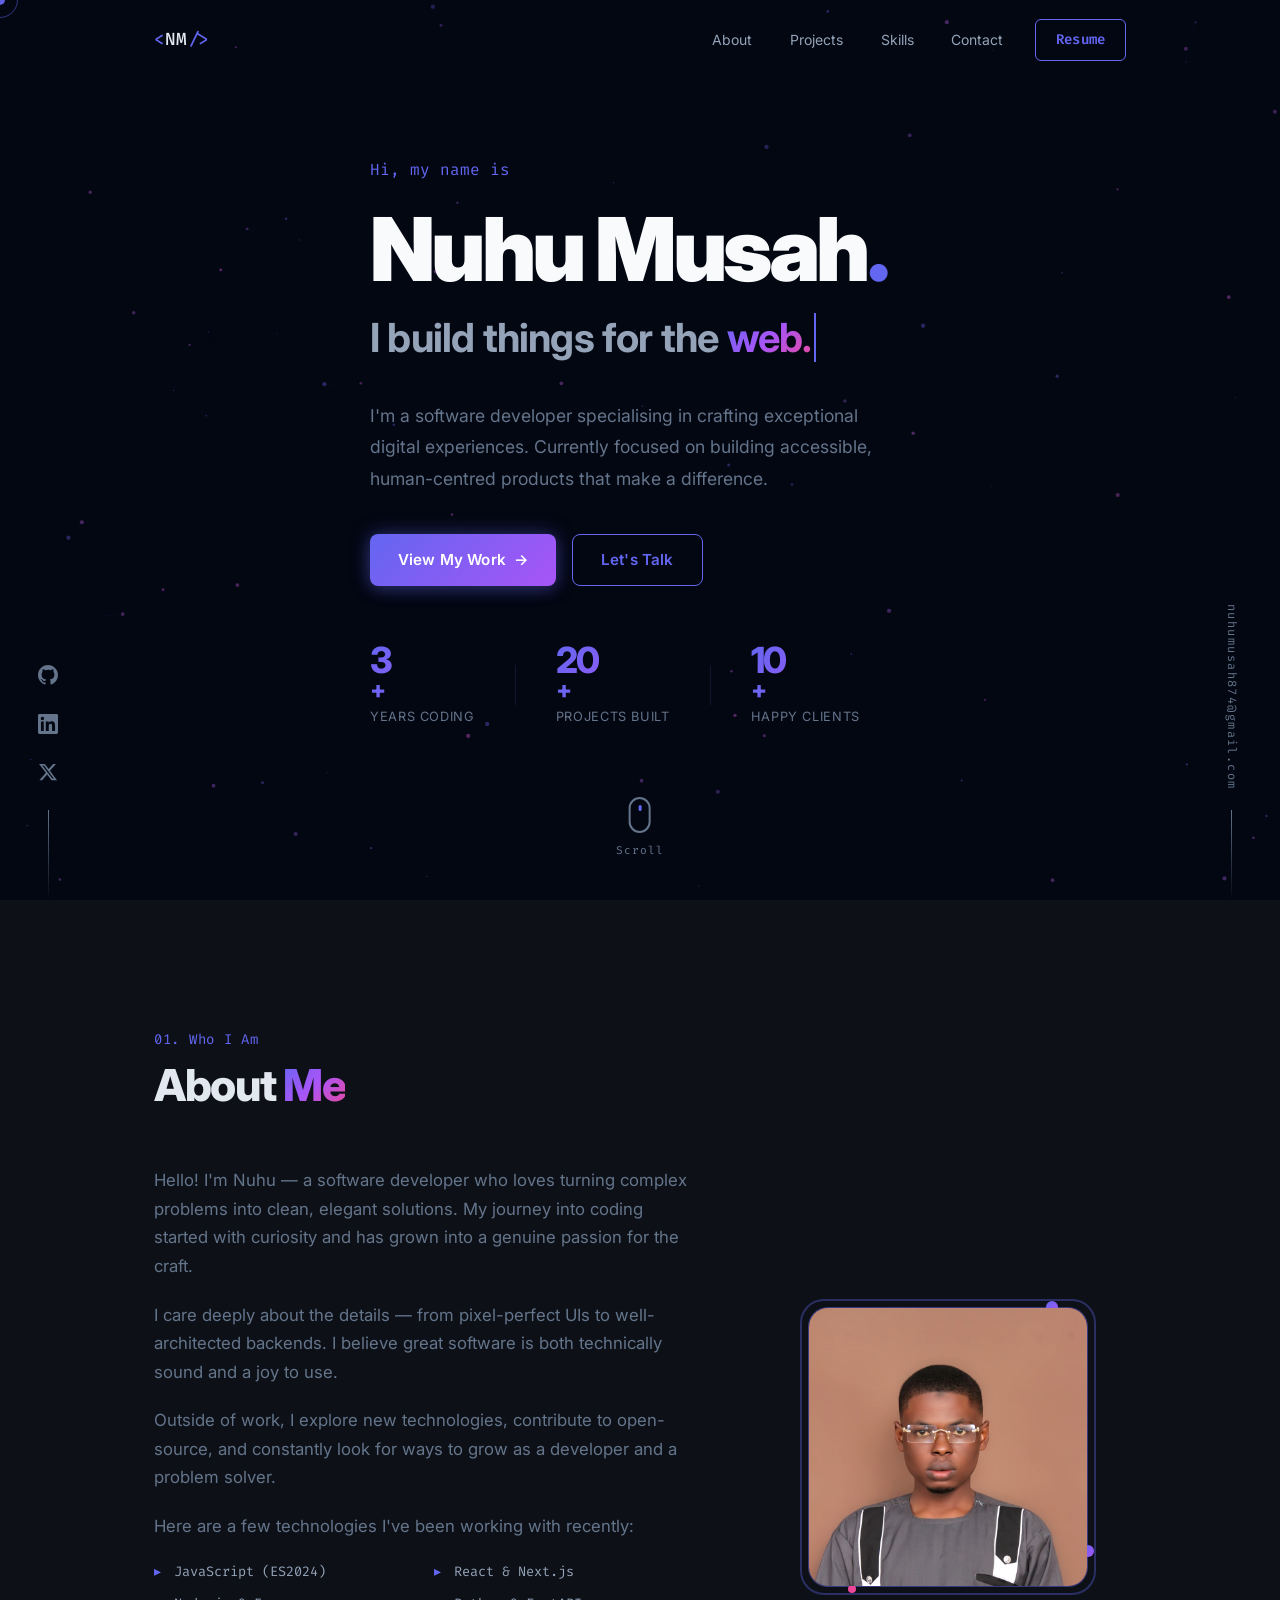
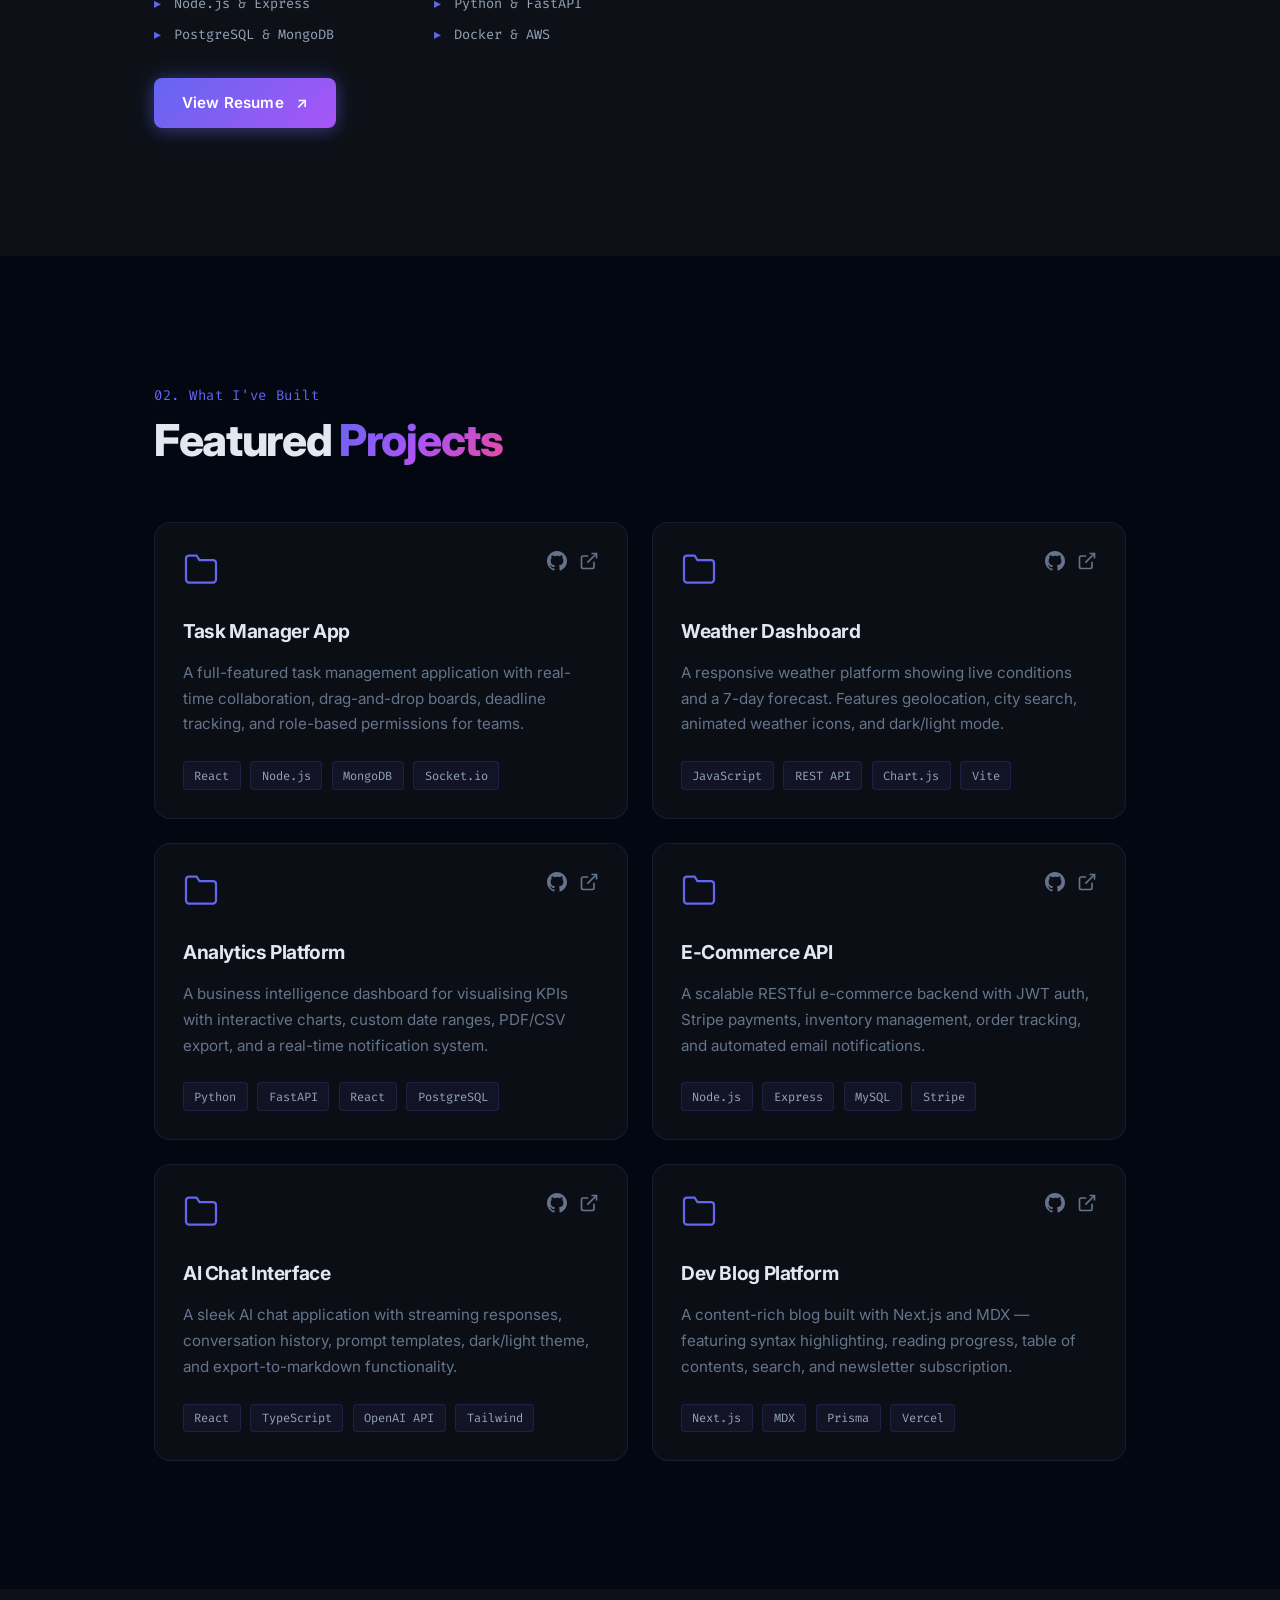
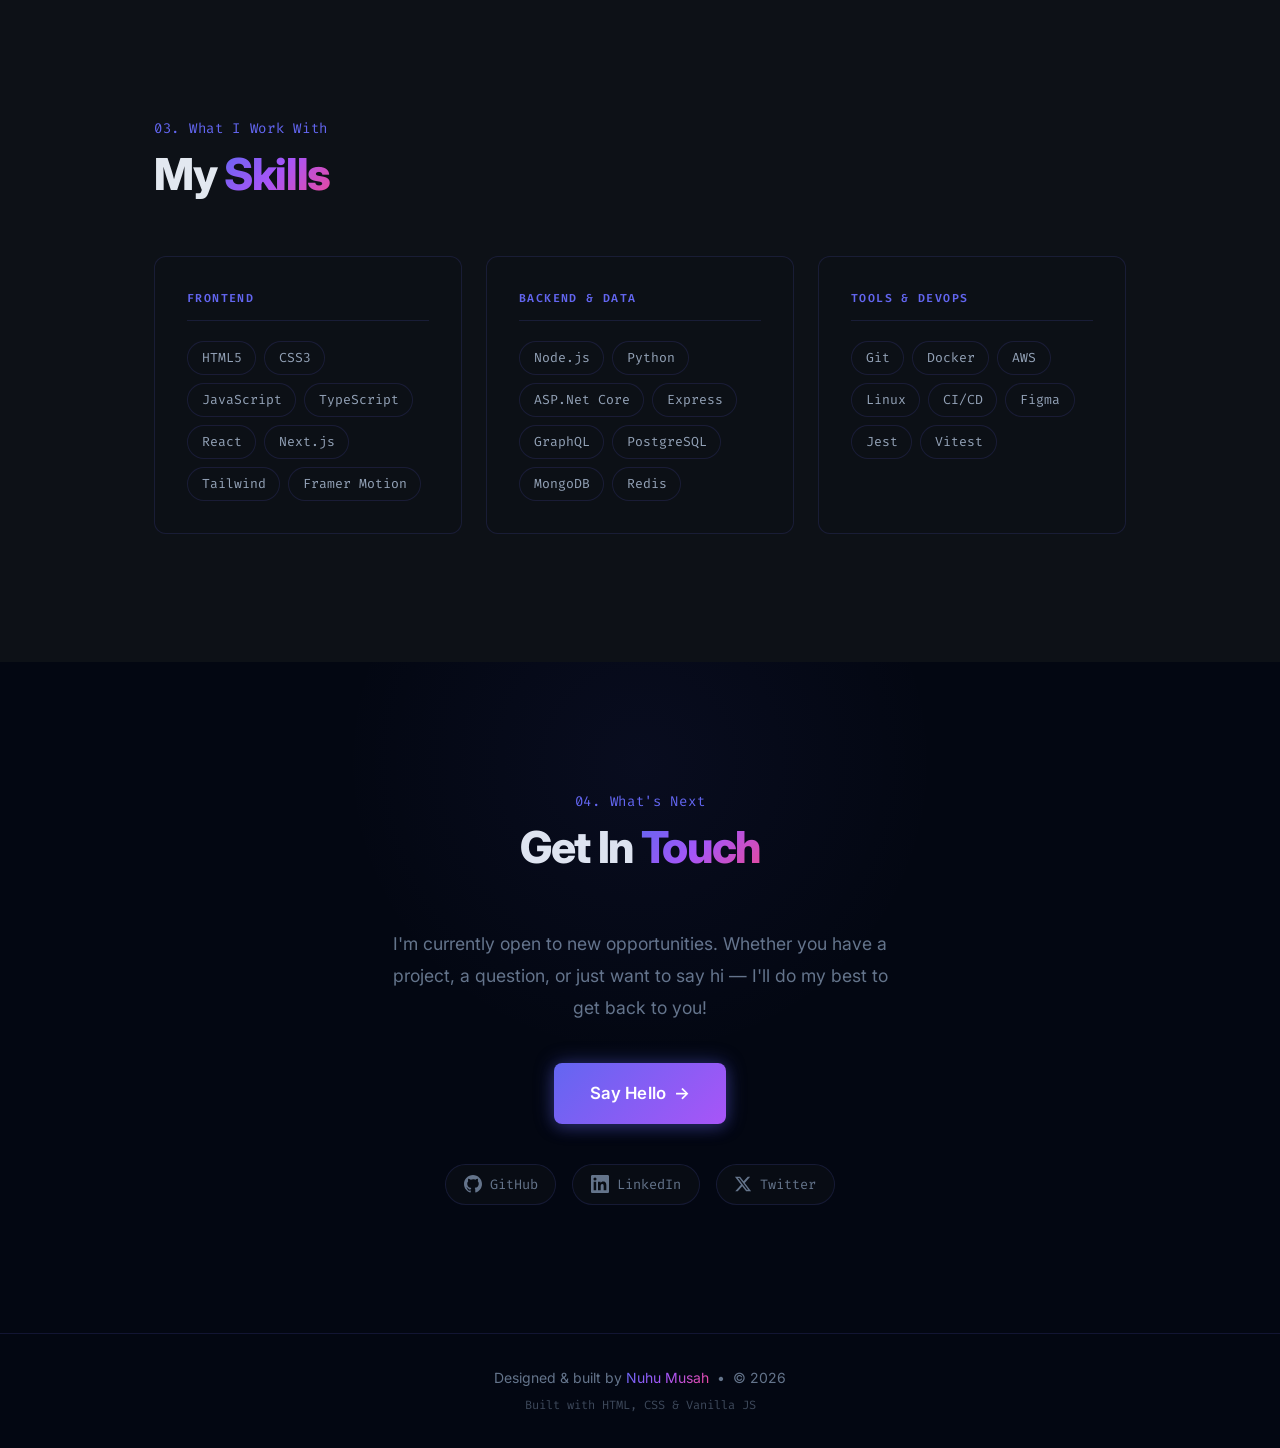
<file: index.html>
<!DOCTYPE html>
<html lang="en">
<head>
  <meta charset="UTF-8" />
  <meta name="viewport" content="width=device-width, initial-scale=1.0" />
  <title>Nuhu Musah — Software Developer</title>
  <meta name="description" content="Nuhu Musah — Software Developer building clean, performant, user-friendly software." />
  <link rel="stylesheet" href="style.css" />
  <link rel="preconnect" href="https://fonts.googleapis.com" />
  <link rel="preconnect" href="https://fonts.gstatic.com" crossorigin />
  <link href="https://fonts.googleapis.com/css2?family=Inter:wght@300;400;500;600;700;800;900&family=Fira+Code:wght@400;500&display=swap" rel="stylesheet" />
</head>
<body>

  <!-- CURSOR -->
  <div class="cursor" id="cursor"></div>
  <div class="cursor-follower" id="cursorFollower"></div>

  <!-- NAV -->
  <header class="nav" id="nav">
    <div class="nav__inner">
      <a href="#hero" class="nav__logo">
        <span class="logo-bracket">&lt;</span>NM<span class="logo-bracket">/&gt;</span>
      </a>
      <nav class="nav__links">
        <a href="#about" class="nav-link"><span class="nav-link__num"></span>About</a>
        <a href="#projects" class="nav-link"><span class="nav-link__num"></span>Projects</a>
        <a href="#skills" class="nav-link"><span class="nav-link__num"></span>Skills</a>
        <a href="#contact" class="nav-link"><span class="nav-link__num"></span>Contact</a>
        <a href="resume.html" target="_blank" class="btn btn--nav">Resume</a>
      </nav>
      <button class="burger" id="burger" aria-label="Toggle menu">
        <span></span><span></span><span></span>
      </button>
    </div>
    <div class="nav__mobile" id="mobileMenu">
      <a href="#about" class="mobile-link" data-num="01">About</a>
      <a href="#projects" class="mobile-link" data-num="02">Projects</a>
      <a href="#skills" class="mobile-link" data-num="03">Skills</a>
      <a href="#contact" class="mobile-link" data-num="04">Contact</a>
    </div>
  </header>

  <!-- SOCIAL SIDEBAR -->
  <aside class="sidebar sidebar--left">
    <a href="https://github.com/NullPointer3" target="_blank" rel="noopener" aria-label="GitHub">
      <svg viewBox="0 0 24 24" fill="currentColor" width="20" height="20"><path d="M12 0C5.37 0 0 5.37 0 12c0 5.3 3.44 9.8 8.21 11.39.6.11.82-.26.82-.58v-2.03c-3.34.72-4.04-1.61-4.04-1.61-.55-1.39-1.34-1.76-1.34-1.76-1.09-.74.08-.73.08-.73 1.2.09 1.84 1.24 1.84 1.24 1.07 1.83 2.8 1.3 3.49 1 .11-.78.42-1.3.76-1.6-2.67-.3-5.47-1.33-5.47-5.93 0-1.31.47-2.38 1.24-3.22-.13-.3-.54-1.52.12-3.18 0 0 1.01-.32 3.3 1.23a11.5 11.5 0 0 1 3-.4c1.02 0 2.04.13 3 .4 2.28-1.55 3.29-1.23 3.29-1.23.66 1.66.25 2.88.12 3.18.77.84 1.24 1.91 1.24 3.22 0 4.61-2.81 5.63-5.48 5.92.43.37.81 1.1.81 2.22v3.29c0 .32.21.7.82.58C20.56 21.8 24 17.3 24 12c0-6.63-5.37-12-12-12z"/></svg>
    </a>
    <a href="https://linkedin.com/in/nuhu-musah-ibrahim" target="_blank" rel="noopener" aria-label="LinkedIn">
      <svg viewBox="0 0 24 24" fill="currentColor" width="20" height="20"><path d="M20.45 20.45h-3.56v-5.57c0-1.33-.02-3.04-1.85-3.04-1.85 0-2.13 1.45-2.13 2.94v5.67H9.35V9h3.41v1.56h.05c.48-.9 1.64-1.85 3.37-1.85 3.6 0 4.27 2.37 4.27 5.46v6.28zM5.34 7.43a2.07 2.07 0 1 1 0-4.14 2.07 2.07 0 0 1 0 4.14zM6.9 20.45H3.56V9H6.9v11.45zM22.22 0H1.77C.79 0 0 .77 0 1.73v20.54C0 23.23.79 24 1.77 24h20.45C23.21 24 24 23.23 24 22.27V1.73C24 .77 23.21 0 22.22 0z"/></svg>
    </a>
    <a href="https://twitter.com/" target="_blank" rel="noopener" aria-label="Twitter">
      <svg viewBox="0 0 24 24" fill="currentColor" width="20" height="20"><path d="M18.244 2.25h3.308l-7.227 8.26 8.502 11.24H16.17l-5.214-6.817L4.99 21.75H1.68l7.73-8.835L1.254 2.25H8.08l4.713 6.231zm-1.161 17.52h1.833L7.084 4.126H5.117z"/></svg>
    </a>
    <div class="sidebar__line"></div>
  </aside>

  <aside class="sidebar sidebar--right">
    <a href="mailto:nuhumusah874@gmail.com" class="sidebar__email">nuhumusah874@gmail.com</a>
    <div class="sidebar__line"></div>
  </aside>

  <main>

    <!-- HERO -->
    <section class="hero" id="hero">
      <canvas class="hero__canvas" id="heroCanvas"></canvas>
      <div class="hero__content">
        <p class="hero__tag reveal-up">Hi, my name is</p>
        <h1 class="hero__name reveal-up">Nuhu Musah<span class="cursor-blink">.</span></h1>
        <h2 class="hero__subtitle reveal-up">
          I build things for the <span class="gradient-text" id="typewriter"></span>
        </h2>
        <p class="hero__desc reveal-up">
          I'm a software developer specialising in crafting exceptional digital experiences.
          Currently focused on building accessible, human-centred products that make a difference.
        </p>
        <div class="hero__cta reveal-up">
          <a href="#projects" class="btn btn--glow">View My Work <span class="btn__arrow">&#8594;</span></a>
          <a href="#contact" class="btn btn--ghost">Let's Talk</a>
        </div>
        <div class="hero__stats reveal-up">
          <div class="stat">
            <span class="stat__num" data-target="3">0</span><span class="stat__plus">+</span>
            <span class="stat__label">Years Coding</span>
          </div>
          <div class="stat__divider"></div>
          <div class="stat">
            <span class="stat__num" data-target="20">0</span><span class="stat__plus">+</span>
            <span class="stat__label">Projects Built</span>
          </div>
          <div class="stat__divider"></div>
          <div class="stat">
            <span class="stat__num" data-target="10">0</span><span class="stat__plus">+</span>
            <span class="stat__label">Happy Clients</span>
          </div>
        </div>
      </div>
      <a href="#about" class="hero__scroll-cue" aria-label="Scroll down">
        <div class="scroll-mouse"><div class="scroll-wheel"></div></div>
        <span>Scroll</span>
      </a>
    </section>

    <!-- ABOUT -->
    <section class="about section" id="about">
      <div class="container">
        <p class="section-eyebrow reveal-up">01. Who I Am</p>
        <h2 class="section-title reveal-up">About <span class="gradient-text">Me</span></h2>
        <div class="about__grid">
          <div class="about__text reveal-up">
            <p>
              Hello! I'm Nuhu — a software developer who loves turning complex problems into
              clean, elegant solutions. My journey into coding started with curiosity and has
              grown into a genuine passion for the craft.
            </p>
            <p>
              I care deeply about the details — from pixel-perfect UIs to well-architected
              backends. I believe great software is both technically sound and a joy to use.
            </p>
            <p>
              Outside of work, I explore new technologies, contribute to open-source, and
              constantly look for ways to grow as a developer and a problem solver.
            </p>
            <p>Here are a few technologies I've been working with recently:</p>
            <ul class="about__tech-list">
              <li>JavaScript (ES2024)</li>
              <li>React &amp; Next.js</li>
              <li>Node.js &amp; Express</li>
              <li>Python &amp; FastAPI</li>
              <li>PostgreSQL &amp; MongoDB</li>
              <li>Docker &amp; AWS</li>
            </ul>
            <a href="resume.html" target="_blank" class="btn btn--glow" style="margin-top:2rem; display:inline-flex;">
              View Resume <span style="margin-left:0.25rem">&#8599;</span>
            </a>
          </div>
          <div class="about__photo reveal-up">
            <div class="photo-frame">
              <div class="photo-inner">
                <img src="IMG_3099 copy.jpg" alt="Nuhu Musah" class="avatar-img" />
              </div>
              <div class="photo-border"></div>
              <div class="photo-dot photo-dot--1"></div>
              <div class="photo-dot photo-dot--2"></div>
              <div class="photo-dot photo-dot--3"></div>
            </div>
          </div>
        </div>
      </div>
    </section>

    <!-- PROJECTS -->
    <section class="projects section" id="projects">
      <div class="container">
        <p class="section-eyebrow reveal-up">02. What I've Built</p>
        <h2 class="section-title reveal-up">Featured <span class="gradient-text">Projects</span></h2>
        <div class="projects__grid">

          <article class="project-card reveal-up" data-index="1">
            <div class="project-card__glow"></div>
            <div class="project-card__inner">
              <div class="project-card__top">
                <div class="project-card__folder">
                  <svg viewBox="0 0 24 24" fill="none" stroke="currentColor" stroke-width="1.5" width="36" height="36"><path d="M22 19a2 2 0 0 1-2 2H4a2 2 0 0 1-2-2V5a2 2 0 0 1 2-2h5l2 3h9a2 2 0 0 1 2 2z"/></svg>
                </div>
                <div class="project-card__links">
                  <a href="#" aria-label="GitHub" title="View source">
                    <svg viewBox="0 0 24 24" fill="currentColor" width="20" height="20"><path d="M12 0C5.37 0 0 5.37 0 12c0 5.3 3.44 9.8 8.21 11.39.6.11.82-.26.82-.58v-2.03c-3.34.72-4.04-1.61-4.04-1.61-.55-1.39-1.34-1.76-1.34-1.76-1.09-.74.08-.73.08-.73 1.2.09 1.84 1.24 1.84 1.24 1.07 1.83 2.8 1.3 3.49 1 .11-.78.42-1.3.76-1.6-2.67-.3-5.47-1.33-5.47-5.93 0-1.31.47-2.38 1.24-3.22-.13-.3-.54-1.52.12-3.18 0 0 1.01-.32 3.3 1.23a11.5 11.5 0 0 1 3-.4c1.02 0 2.04.13 3 .4 2.28-1.55 3.29-1.23 3.29-1.23.66 1.66.25 2.88.12 3.18.77.84 1.24 1.91 1.24 3.22 0 4.61-2.81 5.63-5.48 5.92.43.37.81 1.1.81 2.22v3.29c0 .32.21.7.82.58C20.56 21.8 24 17.3 24 12c0-6.63-5.37-12-12-12z"/></svg>
                  </a>
                  <a href="#" aria-label="Live demo" title="Live demo">
                    <svg viewBox="0 0 24 24" fill="none" stroke="currentColor" stroke-width="2" width="20" height="20"><path d="M18 13v6a2 2 0 0 1-2 2H5a2 2 0 0 1-2-2V8a2 2 0 0 1 2-2h6"/><polyline points="15 3 21 3 21 9"/><line x1="10" y1="14" x2="21" y2="3"/></svg>
                  </a>
                </div>
              </div>
              <h3 class="project-card__title">Task Manager App</h3>
              <p class="project-card__desc">
                A full-featured task management application with real-time collaboration,
                drag-and-drop boards, deadline tracking, and role-based permissions for teams.
              </p>
              <footer class="project-card__footer">
                <ul class="project-card__tags">
                  <li>React</li><li>Node.js</li><li>MongoDB</li><li>Socket.io</li>
                </ul>
              </footer>
            </div>
          </article>

          <article class="project-card reveal-up" data-index="2">
            <div class="project-card__glow"></div>
            <div class="project-card__inner">
              <div class="project-card__top">
                <div class="project-card__folder">
                  <svg viewBox="0 0 24 24" fill="none" stroke="currentColor" stroke-width="1.5" width="36" height="36"><path d="M22 19a2 2 0 0 1-2 2H4a2 2 0 0 1-2-2V5a2 2 0 0 1 2-2h5l2 3h9a2 2 0 0 1 2 2z"/></svg>
                </div>
                <div class="project-card__links">
                  <a href="#" aria-label="GitHub" title="View source">
                    <svg viewBox="0 0 24 24" fill="currentColor" width="20" height="20"><path d="M12 0C5.37 0 0 5.37 0 12c0 5.3 3.44 9.8 8.21 11.39.6.11.82-.26.82-.58v-2.03c-3.34.72-4.04-1.61-4.04-1.61-.55-1.39-1.34-1.76-1.34-1.76-1.09-.74.08-.73.08-.73 1.2.09 1.84 1.24 1.84 1.24 1.07 1.83 2.8 1.3 3.49 1 .11-.78.42-1.3.76-1.6-2.67-.3-5.47-1.33-5.47-5.93 0-1.31.47-2.38 1.24-3.22-.13-.3-.54-1.52.12-3.18 0 0 1.01-.32 3.3 1.23a11.5 11.5 0 0 1 3-.4c1.02 0 2.04.13 3 .4 2.28-1.55 3.29-1.23 3.29-1.23.66 1.66.25 2.88.12 3.18.77.84 1.24 1.91 1.24 3.22 0 4.61-2.81 5.63-5.48 5.92.43.37.81 1.1.81 2.22v3.29c0 .32.21.7.82.58C20.56 21.8 24 17.3 24 12c0-6.63-5.37-12-12-12z"/></svg>
                  </a>
                  <a href="#" aria-label="Live demo" title="Live demo">
                    <svg viewBox="0 0 24 24" fill="none" stroke="currentColor" stroke-width="2" width="20" height="20"><path d="M18 13v6a2 2 0 0 1-2 2H5a2 2 0 0 1-2-2V8a2 2 0 0 1 2-2h6"/><polyline points="15 3 21 3 21 9"/><line x1="10" y1="14" x2="21" y2="3"/></svg>
                  </a>
                </div>
              </div>
              <h3 class="project-card__title">Weather Dashboard</h3>
              <p class="project-card__desc">
                A responsive weather platform showing live conditions and a 7-day forecast.
                Features geolocation, city search, animated weather icons, and dark/light mode.
              </p>
              <footer class="project-card__footer">
                <ul class="project-card__tags">
                  <li>JavaScript</li><li>REST API</li><li>Chart.js</li><li>Vite</li>
                </ul>
              </footer>
            </div>
          </article>

          <article class="project-card reveal-up" data-index="3">
            <div class="project-card__glow"></div>
            <div class="project-card__inner">
              <div class="project-card__top">
                <div class="project-card__folder">
                  <svg viewBox="0 0 24 24" fill="none" stroke="currentColor" stroke-width="1.5" width="36" height="36"><path d="M22 19a2 2 0 0 1-2 2H4a2 2 0 0 1-2-2V5a2 2 0 0 1 2-2h5l2 3h9a2 2 0 0 1 2 2z"/></svg>
                </div>
                <div class="project-card__links">
                  <a href="#" aria-label="GitHub" title="View source">
                    <svg viewBox="0 0 24 24" fill="currentColor" width="20" height="20"><path d="M12 0C5.37 0 0 5.37 0 12c0 5.3 3.44 9.8 8.21 11.39.6.11.82-.26.82-.58v-2.03c-3.34.72-4.04-1.61-4.04-1.61-.55-1.39-1.34-1.76-1.34-1.76-1.09-.74.08-.73.08-.73 1.2.09 1.84 1.24 1.84 1.24 1.07 1.83 2.8 1.3 3.49 1 .11-.78.42-1.3.76-1.6-2.67-.3-5.47-1.33-5.47-5.93 0-1.31.47-2.38 1.24-3.22-.13-.3-.54-1.52.12-3.18 0 0 1.01-.32 3.3 1.23a11.5 11.5 0 0 1 3-.4c1.02 0 2.04.13 3 .4 2.28-1.55 3.29-1.23 3.29-1.23.66 1.66.25 2.88.12 3.18.77.84 1.24 1.91 1.24 3.22 0 4.61-2.81 5.63-5.48 5.92.43.37.81 1.1.81 2.22v3.29c0 .32.21.7.82.58C20.56 21.8 24 17.3 24 12c0-6.63-5.37-12-12-12z"/></svg>
                  </a>
                  <a href="#" aria-label="Live demo" title="Live demo">
                    <svg viewBox="0 0 24 24" fill="none" stroke="currentColor" stroke-width="2" width="20" height="20"><path d="M18 13v6a2 2 0 0 1-2 2H5a2 2 0 0 1-2-2V8a2 2 0 0 1 2-2h6"/><polyline points="15 3 21 3 21 9"/><line x1="10" y1="14" x2="21" y2="3"/></svg>
                  </a>
                </div>
              </div>
              <h3 class="project-card__title">Analytics Platform</h3>
              <p class="project-card__desc">
                A business intelligence dashboard for visualising KPIs with interactive charts,
                custom date ranges, PDF/CSV export, and a real-time notification system.
              </p>
              <footer class="project-card__footer">
                <ul class="project-card__tags">
                  <li>Python</li><li>FastAPI</li><li>React</li><li>PostgreSQL</li>
                </ul>
              </footer>
            </div>
          </article>

          <article class="project-card reveal-up" data-index="4">
            <div class="project-card__glow"></div>
            <div class="project-card__inner">
              <div class="project-card__top">
                <div class="project-card__folder">
                  <svg viewBox="0 0 24 24" fill="none" stroke="currentColor" stroke-width="1.5" width="36" height="36"><path d="M22 19a2 2 0 0 1-2 2H4a2 2 0 0 1-2-2V5a2 2 0 0 1 2-2h5l2 3h9a2 2 0 0 1 2 2z"/></svg>
                </div>
                <div class="project-card__links">
                  <a href="#" aria-label="GitHub" title="View source">
                    <svg viewBox="0 0 24 24" fill="currentColor" width="20" height="20"><path d="M12 0C5.37 0 0 5.37 0 12c0 5.3 3.44 9.8 8.21 11.39.6.11.82-.26.82-.58v-2.03c-3.34.72-4.04-1.61-4.04-1.61-.55-1.39-1.34-1.76-1.34-1.76-1.09-.74.08-.73.08-.73 1.2.09 1.84 1.24 1.84 1.24 1.07 1.83 2.8 1.3 3.49 1 .11-.78.42-1.3.76-1.6-2.67-.3-5.47-1.33-5.47-5.93 0-1.31.47-2.38 1.24-3.22-.13-.3-.54-1.52.12-3.18 0 0 1.01-.32 3.3 1.23a11.5 11.5 0 0 1 3-.4c1.02 0 2.04.13 3 .4 2.28-1.55 3.29-1.23 3.29-1.23.66 1.66.25 2.88.12 3.18.77.84 1.24 1.91 1.24 3.22 0 4.61-2.81 5.63-5.48 5.92.43.37.81 1.1.81 2.22v3.29c0 .32.21.7.82.58C20.56 21.8 24 17.3 24 12c0-6.63-5.37-12-12-12z"/></svg>
                  </a>
                  <a href="#" aria-label="Live demo" title="Live demo">
                    <svg viewBox="0 0 24 24" fill="none" stroke="currentColor" stroke-width="2" width="20" height="20"><path d="M18 13v6a2 2 0 0 1-2 2H5a2 2 0 0 1-2-2V8a2 2 0 0 1 2-2h6"/><polyline points="15 3 21 3 21 9"/><line x1="10" y1="14" x2="21" y2="3"/></svg>
                  </a>
                </div>
              </div>
              <h3 class="project-card__title">E-Commerce API</h3>
              <p class="project-card__desc">
                A scalable RESTful e-commerce backend with JWT auth, Stripe payments,
                inventory management, order tracking, and automated email notifications.
              </p>
              <footer class="project-card__footer">
                <ul class="project-card__tags">
                  <li>Node.js</li><li>Express</li><li>MySQL</li><li>Stripe</li>
                </ul>
              </footer>
            </div>
          </article>

          <article class="project-card reveal-up" data-index="5">
            <div class="project-card__glow"></div>
            <div class="project-card__inner">
              <div class="project-card__top">
                <div class="project-card__folder">
                  <svg viewBox="0 0 24 24" fill="none" stroke="currentColor" stroke-width="1.5" width="36" height="36"><path d="M22 19a2 2 0 0 1-2 2H4a2 2 0 0 1-2-2V5a2 2 0 0 1 2-2h5l2 3h9a2 2 0 0 1 2 2z"/></svg>
                </div>
                <div class="project-card__links">
                  <a href="#" aria-label="GitHub" title="View source">
                    <svg viewBox="0 0 24 24" fill="currentColor" width="20" height="20"><path d="M12 0C5.37 0 0 5.37 0 12c0 5.3 3.44 9.8 8.21 11.39.6.11.82-.26.82-.58v-2.03c-3.34.72-4.04-1.61-4.04-1.61-.55-1.39-1.34-1.76-1.34-1.76-1.09-.74.08-.73.08-.73 1.2.09 1.84 1.24 1.84 1.24 1.07 1.83 2.8 1.3 3.49 1 .11-.78.42-1.3.76-1.6-2.67-.3-5.47-1.33-5.47-5.93 0-1.31.47-2.38 1.24-3.22-.13-.3-.54-1.52.12-3.18 0 0 1.01-.32 3.3 1.23a11.5 11.5 0 0 1 3-.4c1.02 0 2.04.13 3 .4 2.28-1.55 3.29-1.23 3.29-1.23.66 1.66.25 2.88.12 3.18.77.84 1.24 1.91 1.24 3.22 0 4.61-2.81 5.63-5.48 5.92.43.37.81 1.1.81 2.22v3.29c0 .32.21.7.82.58C20.56 21.8 24 17.3 24 12c0-6.63-5.37-12-12-12z"/></svg>
                  </a>
                  <a href="#" aria-label="Live demo" title="Live demo">
                    <svg viewBox="0 0 24 24" fill="none" stroke="currentColor" stroke-width="2" width="20" height="20"><path d="M18 13v6a2 2 0 0 1-2 2H5a2 2 0 0 1-2-2V8a2 2 0 0 1 2-2h6"/><polyline points="15 3 21 3 21 9"/><line x1="10" y1="14" x2="21" y2="3"/></svg>
                  </a>
                </div>
              </div>
              <h3 class="project-card__title">AI Chat Interface</h3>
              <p class="project-card__desc">
                A sleek AI chat application with streaming responses, conversation history,
                prompt templates, dark/light theme, and export-to-markdown functionality.
              </p>
              <footer class="project-card__footer">
                <ul class="project-card__tags">
                  <li>React</li><li>TypeScript</li><li>OpenAI API</li><li>Tailwind</li>
                </ul>
              </footer>
            </div>
          </article>

          <article class="project-card reveal-up" data-index="6">
            <div class="project-card__glow"></div>
            <div class="project-card__inner">
              <div class="project-card__top">
                <div class="project-card__folder">
                  <svg viewBox="0 0 24 24" fill="none" stroke="currentColor" stroke-width="1.5" width="36" height="36"><path d="M22 19a2 2 0 0 1-2 2H4a2 2 0 0 1-2-2V5a2 2 0 0 1 2-2h5l2 3h9a2 2 0 0 1 2 2z"/></svg>
                </div>
                <div class="project-card__links">
                  <a href="#" aria-label="GitHub" title="View source">
                    <svg viewBox="0 0 24 24" fill="currentColor" width="20" height="20"><path d="M12 0C5.37 0 0 5.37 0 12c0 5.3 3.44 9.8 8.21 11.39.6.11.82-.26.82-.58v-2.03c-3.34.72-4.04-1.61-4.04-1.61-.55-1.39-1.34-1.76-1.34-1.76-1.09-.74.08-.73.08-.73 1.2.09 1.84 1.24 1.84 1.24 1.07 1.83 2.8 1.3 3.49 1 .11-.78.42-1.3.76-1.6-2.67-.3-5.47-1.33-5.47-5.93 0-1.31.47-2.38 1.24-3.22-.13-.3-.54-1.52.12-3.18 0 0 1.01-.32 3.3 1.23a11.5 11.5 0 0 1 3-.4c1.02 0 2.04.13 3 .4 2.28-1.55 3.29-1.23 3.29-1.23.66 1.66.25 2.88.12 3.18.77.84 1.24 1.91 1.24 3.22 0 4.61-2.81 5.63-5.48 5.92.43.37.81 1.1.81 2.22v3.29c0 .32.21.7.82.58C20.56 21.8 24 17.3 24 12c0-6.63-5.37-12-12-12z"/></svg>
                  </a>
                  <a href="#" aria-label="Live demo" title="Live demo">
                    <svg viewBox="0 0 24 24" fill="none" stroke="currentColor" stroke-width="2" width="20" height="20"><path d="M18 13v6a2 2 0 0 1-2 2H5a2 2 0 0 1-2-2V8a2 2 0 0 1 2-2h6"/><polyline points="15 3 21 3 21 9"/><line x1="10" y1="14" x2="21" y2="3"/></svg>
                  </a>
                </div>
              </div>
              <h3 class="project-card__title">Dev Blog Platform</h3>
              <p class="project-card__desc">
                A content-rich blog built with Next.js and MDX — featuring syntax highlighting,
                reading progress, table of contents, search, and newsletter subscription.
              </p>
              <footer class="project-card__footer">
                <ul class="project-card__tags">
                  <li>Next.js</li><li>MDX</li><li>Prisma</li><li>Vercel</li>
                </ul>
              </footer>
            </div>
          </article>

        </div>
      </div>
    </section>

    <!-- SKILLS -->
    <section class="skills section" id="skills">
      <div class="container">
        <p class="section-eyebrow reveal-up">03. What I Work With</p>
        <h2 class="section-title reveal-up">My <span class="gradient-text">Skills</span></h2>
        <div class="skills__groups">
          <div class="skill-group reveal-up">
            <h3>Frontend</h3>
            <div class="pill-grid">
              <span class="pill">HTML5</span><span class="pill">CSS3</span>
              <span class="pill">JavaScript</span><span class="pill">TypeScript</span>
              <span class="pill">React</span><span class="pill">Next.js</span>
              <span class="pill">Tailwind</span><span class="pill">Framer Motion</span>
            </div>
          </div>
          <div class="skill-group reveal-up">
            <h3>Backend &amp; Data</h3>
            <div class="pill-grid">
              <span class="pill">Node.js</span><span class="pill">Python</span>
              <span class="pill">ASP.Net Core</span><span class="pill">Express</span>
              <span class="pill">GraphQL</span><span class="pill">PostgreSQL</span>
              <span class="pill">MongoDB</span><span class="pill">Redis</span>
            </div>
          </div>
          <div class="skill-group reveal-up">
            <h3>Tools &amp; DevOps</h3>
            <div class="pill-grid">
              <span class="pill">Git</span><span class="pill">Docker</span>
              <span class="pill">AWS</span><span class="pill">Linux</span>
              <span class="pill">CI/CD</span><span class="pill">Figma</span>
              <span class="pill">Jest</span><span class="pill">Vitest</span>
            </div>
          </div>
        </div>
      </div>
    </section>

    <!-- CONTACT -->
    <section class="contact section" id="contact">
      <div class="container">
        <p class="section-eyebrow reveal-up">04. What's Next</p>
        <h2 class="section-title reveal-up">Get In <span class="gradient-text">Touch</span></h2>
        <p class="contact__sub reveal-up">
          I'm currently open to new opportunities. Whether you have a project,
          a question, or just want to say hi — I'll do my best to get back to you!
        </p>
        <a href="mailto:nuhumusah874@gmail.com" class="btn btn--glow btn--xl reveal-up">
          Say Hello <span class="btn__arrow">&#8594;</span>
        </a>
        <div class="contact__social reveal-up">
          <a href="https://github.com/" target="_blank" rel="noopener" class="social-pill">
            <svg viewBox="0 0 24 24" fill="currentColor" width="18" height="18"><path d="M12 0C5.37 0 0 5.37 0 12c0 5.3 3.44 9.8 8.21 11.39.6.11.82-.26.82-.58v-2.03c-3.34.72-4.04-1.61-4.04-1.61-.55-1.39-1.34-1.76-1.34-1.76-1.09-.74.08-.73.08-.73 1.2.09 1.84 1.24 1.84 1.24 1.07 1.83 2.8 1.3 3.49 1 .11-.78.42-1.3.76-1.6-2.67-.3-5.47-1.33-5.47-5.93 0-1.31.47-2.38 1.24-3.22-.13-.3-.54-1.52.12-3.18 0 0 1.01-.32 3.3 1.23a11.5 11.5 0 0 1 3-.4c1.02 0 2.04.13 3 .4 2.28-1.55 3.29-1.23 3.29-1.23.66 1.66.25 2.88.12 3.18.77.84 1.24 1.91 1.24 3.22 0 4.61-2.81 5.63-5.48 5.92.43.37.81 1.1.81 2.22v3.29c0 .32.21.7.82.58C20.56 21.8 24 17.3 24 12c0-6.63-5.37-12-12-12z"/></svg>
            GitHub
          </a>
          <a href="https://linkedin.com/in/nuhu-musah-ibrahim" target="_blank" rel="noopener" class="social-pill">
            <svg viewBox="0 0 24 24" fill="currentColor" width="18" height="18"><path d="M20.45 20.45h-3.56v-5.57c0-1.33-.02-3.04-1.85-3.04-1.85 0-2.13 1.45-2.13 2.94v5.67H9.35V9h3.41v1.56h.05c.48-.9 1.64-1.85 3.37-1.85 3.6 0 4.27 2.37 4.27 5.46v6.28zM5.34 7.43a2.07 2.07 0 1 1 0-4.14 2.07 2.07 0 0 1 0 4.14zM6.9 20.45H3.56V9H6.9v11.45zM22.22 0H1.77C.79 0 0 .77 0 1.73v20.54C0 23.23.79 24 1.77 24h20.45C23.21 24 24 23.23 24 22.27V1.73C24 .77 23.21 0 22.22 0z"/></svg>
            LinkedIn
          </a>
          <a href="https://twitter.com/" target="_blank" rel="noopener" class="social-pill">
            <svg viewBox="0 0 24 24" fill="currentColor" width="18" height="18"><path d="M18.244 2.25h3.308l-7.227 8.26 8.502 11.24H16.17l-5.214-6.817L4.99 21.75H1.68l7.73-8.835L1.254 2.25H8.08l4.713 6.231zm-1.161 17.52h1.833L7.084 4.126H5.117z"/></svg>
            Twitter
          </a>
        </div>
      </div>
    </section>

  </main>

  <!-- FOOTER -->
  <footer class="footer">
    <p>
      Designed &amp; built by <span class="gradient-text">Nuhu Musah</span>
      &nbsp;&bull;&nbsp; &copy; <span id="year"></span>
    </p>
    <p class="footer__sub">Built with HTML, CSS &amp; Vanilla JS</p>
  </footer>

  <script src="script.js"></script>
</body>
</html>
</file>
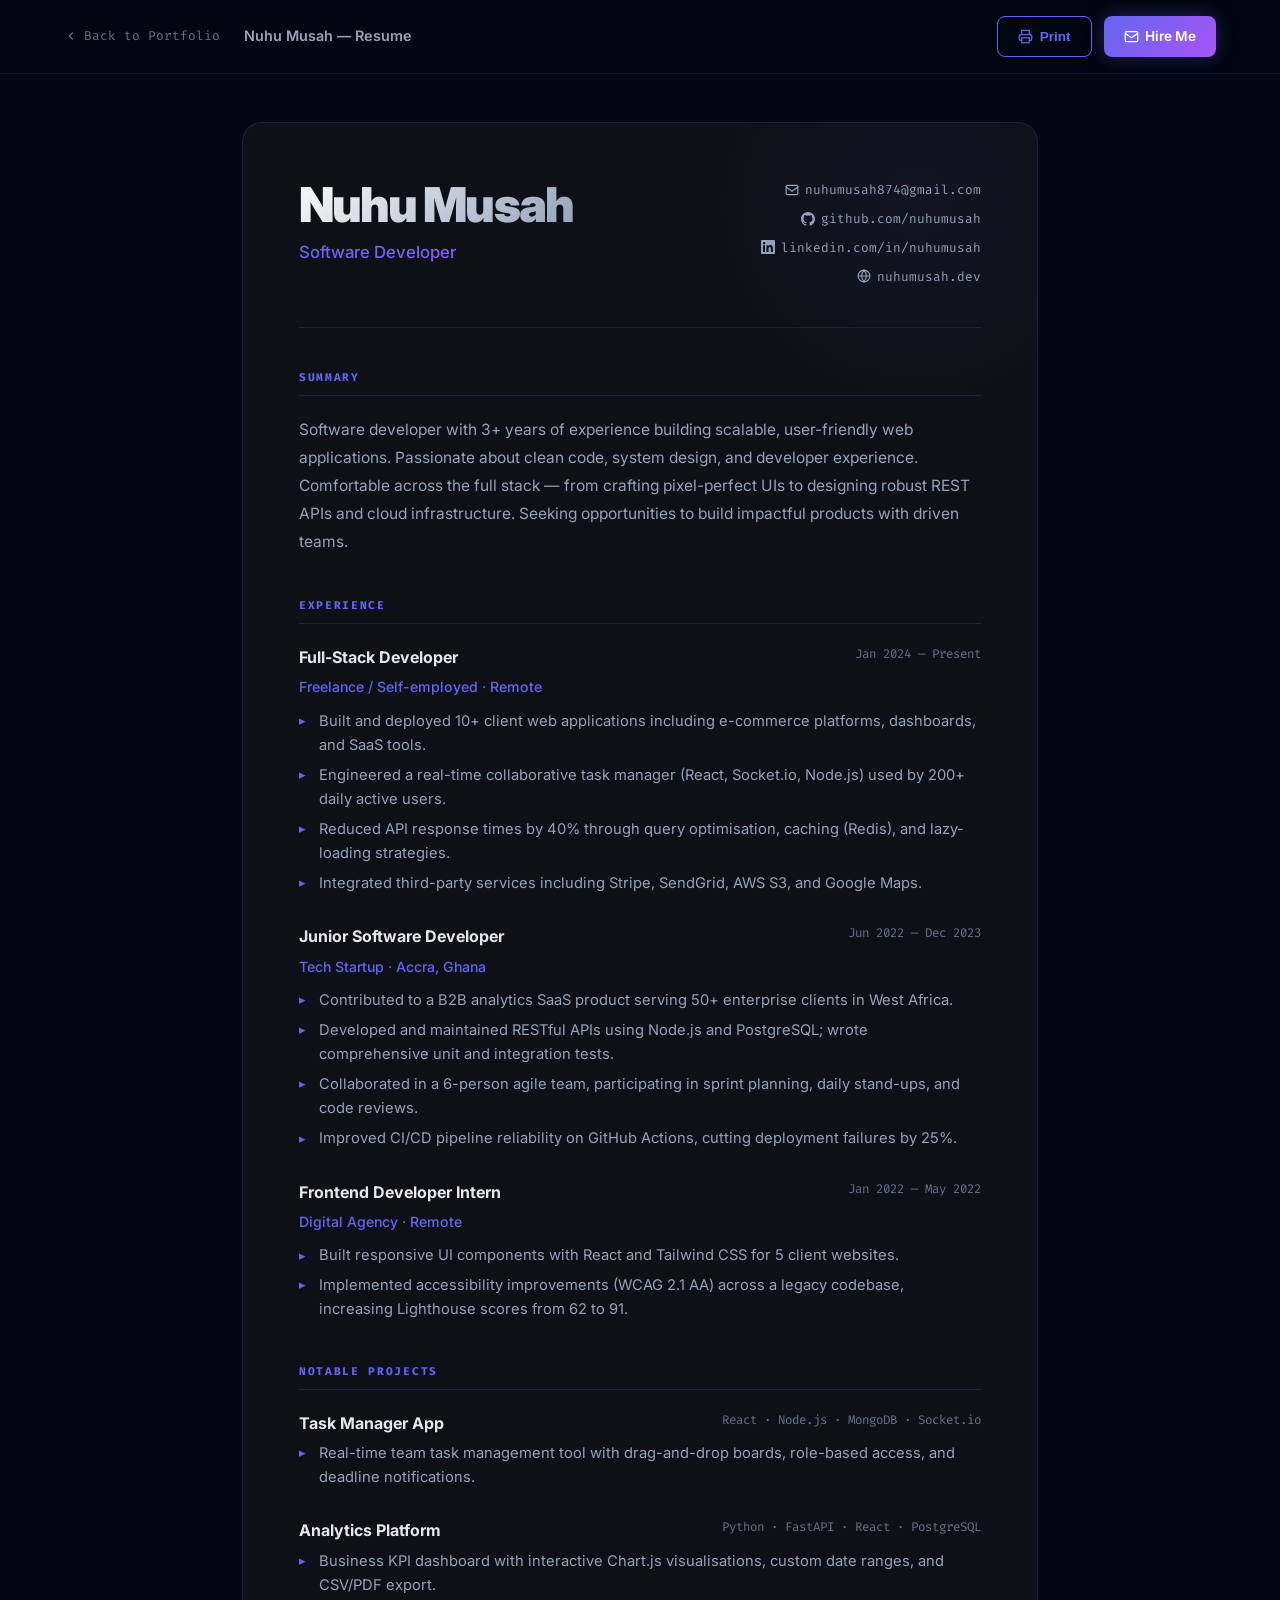
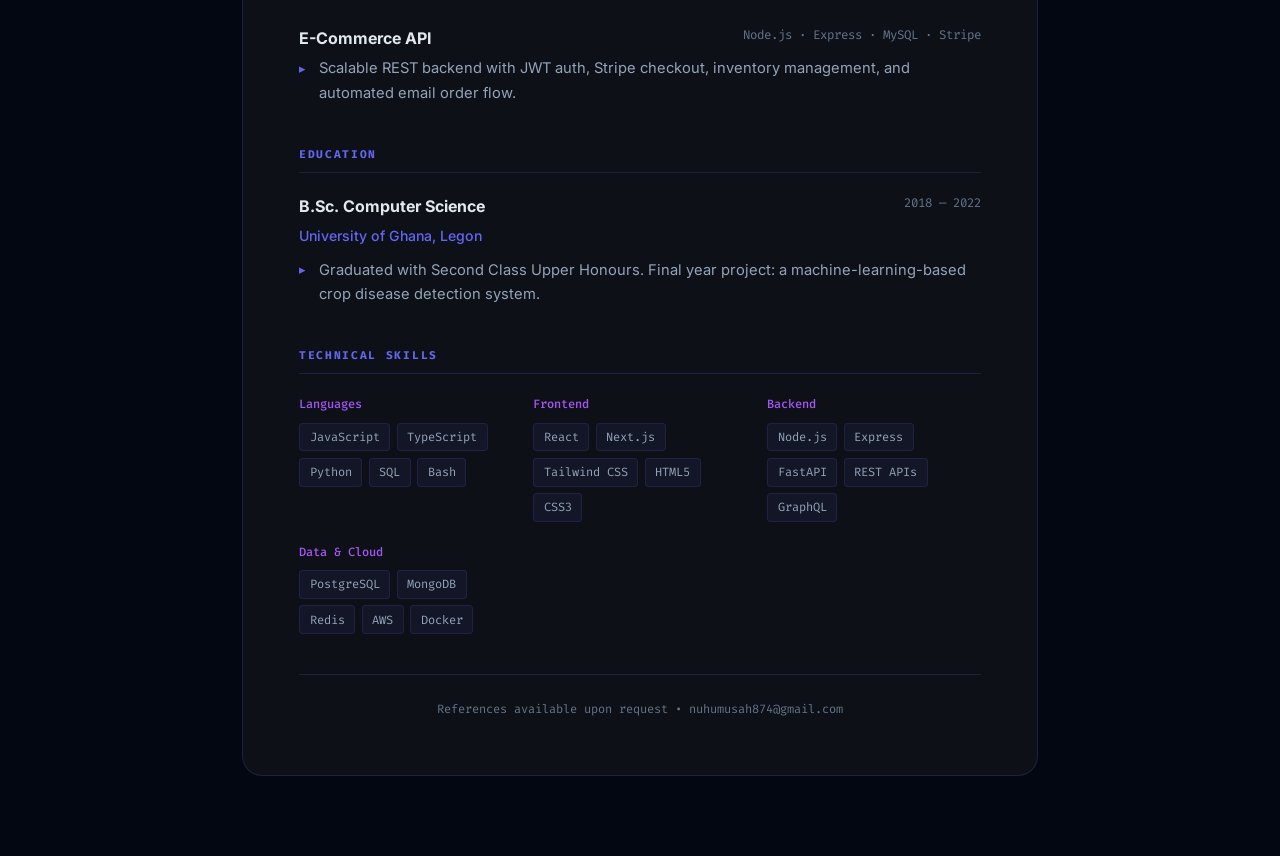
<file: resume.html>
<!DOCTYPE html>
<html lang="en">
<head>
  <meta charset="UTF-8" />
  <meta name="viewport" content="width=device-width, initial-scale=1.0" />
  <title>Resume — Nuhu Musah</title>
  <link rel="preconnect" href="https://fonts.googleapis.com" />
  <link rel="preconnect" href="https://fonts.gstatic.com" crossorigin />
  <link href="https://fonts.googleapis.com/css2?family=Inter:wght@300;400;500;600;700;800&family=Fira+Code:wght@400;500&display=swap" rel="stylesheet" />
  <style>
    *, *::before, *::after { box-sizing: border-box; margin: 0; padding: 0; }

    :root {
      --bg:        #030712;
      --bg-2:      #0d1117;
      --card:      rgba(13,17,23,0.85);
      --border:    rgba(99,102,241,0.18);
      --text:      #e2e8f0;
      --muted:     #64748b;
      --dim:       #94a3b8;
      --accent-1:  #6366f1;
      --accent-2:  #a855f7;
      --accent-3:  #ec4899;
      --font:      'Inter', system-ui, sans-serif;
      --mono:      'Fira Code', monospace;
    }

    html { scroll-behavior: smooth; }

    body {
      font-family: var(--font);
      background: var(--bg);
      color: var(--text);
      min-height: 100vh;
      line-height: 1.7;
    }

    /* ── Page header bar ── */
    .page-bar {
      position: sticky;
      top: 0;
      z-index: 50;
      background: rgba(3,7,18,0.92);
      backdrop-filter: blur(20px);
      -webkit-backdrop-filter: blur(20px);
      border-bottom: 1px solid var(--border);
      padding: 1rem clamp(1.5rem, 5vw, 5rem);
      display: flex;
      align-items: center;
      justify-content: space-between;
      gap: 1rem;
      flex-wrap: wrap;
    }

    .page-bar__left { display: flex; align-items: center; gap: 1.5rem; }

    .back-link {
      display: inline-flex;
      align-items: center;
      gap: 0.4rem;
      font-family: var(--mono);
      font-size: 0.8rem;
      color: var(--muted);
      transition: color 0.3s;
      text-decoration: none;
    }
    .back-link:hover { color: var(--accent-1); }

    .page-bar__title {
      font-size: 0.9rem;
      font-weight: 600;
      color: var(--dim);
    }

    .page-bar__actions { display: flex; gap: 0.75rem; }

    .btn {
      display: inline-flex;
      align-items: center;
      gap: 0.4rem;
      padding: 0.55rem 1.25rem;
      border-radius: 8px;
      font-size: 0.85rem;
      font-weight: 600;
      border: none;
      cursor: pointer;
      transition: all 0.3s;
      text-decoration: none;
    }
    .btn--glow {
      background: linear-gradient(135deg, var(--accent-1), var(--accent-2));
      color: #fff;
      box-shadow: 0 0 18px rgba(99,102,241,0.3);
    }
    .btn--glow:hover { transform: translateY(-2px); box-shadow: 0 0 30px rgba(99,102,241,0.5); }
    .btn--ghost {
      background: transparent;
      color: var(--accent-1);
      border: 1.5px solid var(--accent-1);
    }
    .btn--ghost:hover { background: rgba(99,102,241,0.08); transform: translateY(-2px); }

    /* ── Resume wrapper ── */
    .resume-wrapper {
      max-width: 860px;
      margin: 3rem auto 5rem;
      padding: 0 clamp(1.5rem, 5vw, 2rem);
    }

    .resume-paper {
      background: var(--bg-2);
      border: 1px solid var(--border);
      border-radius: 20px;
      padding: clamp(2rem, 5vw, 3.5rem);
      position: relative;
      overflow: hidden;
    }

    .resume-paper::before {
      content: '';
      position: absolute;
      top: -120px;
      right: -80px;
      width: 400px;
      height: 400px;
      background: radial-gradient(circle, rgba(99,102,241,0.05), transparent 70%);
      pointer-events: none;
    }

    /* ── Header ── */
    .resume-header {
      display: flex;
      justify-content: space-between;
      align-items: flex-start;
      gap: 2rem;
      margin-bottom: 2.5rem;
      padding-bottom: 2.5rem;
      border-bottom: 1px solid var(--border);
      flex-wrap: wrap;
    }

    .resume-name {
      font-size: clamp(2rem, 5vw, 3rem);
      font-weight: 900;
      letter-spacing: -0.04em;
      line-height: 1.1;
      background: linear-gradient(135deg, #f8fafc, var(--dim));
      -webkit-background-clip: text;
      -webkit-text-fill-color: transparent;
      background-clip: text;
    }

    .resume-role {
      font-size: 1.05rem;
      font-weight: 500;
      margin-top: 0.4rem;
      background: linear-gradient(135deg, var(--accent-1), var(--accent-2));
      -webkit-background-clip: text;
      -webkit-text-fill-color: transparent;
      background-clip: text;
    }

    .resume-contact {
      display: flex;
      flex-direction: column;
      gap: 0.45rem;
      align-items: flex-end;
    }

    .contact-item {
      display: flex;
      align-items: center;
      gap: 0.4rem;
      font-family: var(--mono);
      font-size: 0.8rem;
      color: var(--dim);
      text-decoration: none;
      transition: color 0.3s;
    }
    .contact-item:hover { color: var(--accent-1); }

    /* ── Sections ── */
    .resume-section { margin-bottom: 2.5rem; }

    .resume-section-title {
      font-size: 0.7rem;
      font-weight: 700;
      text-transform: uppercase;
      letter-spacing: 0.15em;
      color: var(--accent-1);
      font-family: var(--mono);
      margin-bottom: 1.25rem;
      padding-bottom: 0.5rem;
      border-bottom: 1px solid var(--border);
    }

    /* Summary */
    .resume-summary {
      font-size: 0.97rem;
      color: var(--dim);
      line-height: 1.8;
    }

    /* Experience / Education */
    .entry { margin-bottom: 1.75rem; }
    .entry:last-child { margin-bottom: 0; }

    .entry__header {
      display: flex;
      justify-content: space-between;
      align-items: flex-start;
      gap: 1rem;
      flex-wrap: wrap;
      margin-bottom: 0.25rem;
    }

    .entry__title {
      font-size: 1rem;
      font-weight: 700;
      color: var(--text);
    }

    .entry__date {
      font-family: var(--mono);
      font-size: 0.78rem;
      color: var(--muted);
      white-space: nowrap;
    }

    .entry__org {
      font-size: 0.88rem;
      color: var(--accent-1);
      font-weight: 500;
      margin-bottom: 0.6rem;
    }

    .entry__bullets {
      list-style: none;
      display: flex;
      flex-direction: column;
      gap: 0.35rem;
    }

    .entry__bullets li {
      font-size: 0.92rem;
      color: var(--dim);
      padding-left: 1.25rem;
      position: relative;
      line-height: 1.65;
    }
    .entry__bullets li::before {
      content: '▸';
      position: absolute;
      left: 0;
      color: var(--accent-1);
      font-size: 0.8rem;
      top: 0.1em;
    }

    /* Skills grid */
    .skills-grid {
      display: grid;
      grid-template-columns: repeat(auto-fill, minmax(200px, 1fr));
      gap: 1.25rem;
    }

    .skill-category__label {
      font-family: var(--mono);
      font-size: 0.75rem;
      color: var(--accent-2);
      font-weight: 500;
      margin-bottom: 0.5rem;
    }

    .skill-tags {
      display: flex;
      flex-wrap: wrap;
      gap: 0.4rem;
    }

    .skill-tag {
      font-family: var(--mono);
      font-size: 0.75rem;
      color: var(--dim);
      background: rgba(99,102,241,0.07);
      border: 1px solid rgba(99,102,241,0.15);
      padding: 0.2rem 0.6rem;
      border-radius: 4px;
    }

    /* Footer */
    .resume-footer {
      margin-top: 2.5rem;
      padding-top: 1.5rem;
      border-top: 1px solid var(--border);
      text-align: center;
      font-family: var(--mono);
      font-size: 0.75rem;
      color: var(--muted);
    }

    /* ── Print styles ── */
    @media print {
      body { background: #fff; color: #111; }
      .page-bar { display: none; }
      .resume-paper {
        border: none;
        border-radius: 0;
        background: #fff;
        padding: 0;
        box-shadow: none;
      }
      .resume-paper::before { display: none; }
      .resume-name { -webkit-text-fill-color: #111; color: #111; }
      .resume-role { -webkit-text-fill-color: #6366f1; color: #6366f1; }
      .resume-section-title { color: #6366f1; border-bottom-color: #e5e7eb; }
      .entry__org { color: #6366f1; }
      .resume-footer { color: #9ca3af; border-top-color: #e5e7eb; }
      .skill-tag { border-color: #e5e7eb; background: #f9fafb; }
      .contact-item, .entry__bullets li, .resume-summary { color: #374151; }
      .entry__date { color: #6b7280; }
      .entry__title { color: #111; }
    }

    @media (max-width: 640px) {
      .page-bar { padding: 0.75rem 1rem; gap: 0.5rem; }
      .page-bar__title { display: none; }
      .back-link { font-size: 0.75rem; }
      .btn { padding: 0.45rem 0.9rem; font-size: 0.8rem; }

      .resume-wrapper { margin: 1.5rem auto 3rem; }
      .resume-name { font-size: 1.75rem; }
      .resume-role { font-size: 0.95rem; }
    }

    @media (max-width: 560px) {
      .resume-header { flex-direction: column; gap: 1.25rem; }
      .resume-contact { align-items: flex-start; }
      .skills-grid { grid-template-columns: 1fr 1fr; }
      .resume-paper { padding: 1.5rem; }
    }

    @media (max-width: 400px) {
      .skills-grid { grid-template-columns: 1fr; }
      .resume-paper { padding: 1.25rem; border-radius: 12px; }
      .resume-name { font-size: 1.5rem; }
      .entry__header { flex-direction: column; gap: 0.2rem; }
      .entry__date { font-size: 0.72rem; }
      .entry__bullets li { font-size: 0.85rem; }
      .resume-summary { font-size: 0.9rem; }
      .contact-item { font-size: 0.75rem; }
      .page-bar__actions { gap: 0.4rem; }
    }
  </style>
</head>
<body>

  <div class="page-bar">
    <div class="page-bar__left">
      <a href="index.html" class="back-link">
        <svg viewBox="0 0 24 24" fill="none" stroke="currentColor" stroke-width="2" width="14" height="14"><polyline points="15 18 9 12 15 6"/></svg>
        Back to Portfolio
      </a>
      <span class="page-bar__title">Nuhu Musah — Resume</span>
    </div>
    <div class="page-bar__actions">
      <button class="btn btn--ghost" onclick="window.print()">
        <svg viewBox="0 0 24 24" fill="none" stroke="currentColor" stroke-width="2" width="15" height="15"><polyline points="6 9 6 2 18 2 18 9"/><path d="M6 18H4a2 2 0 0 1-2-2v-5a2 2 0 0 1 2-2h16a2 2 0 0 1 2 2v5a2 2 0 0 1-2 2h-2"/><rect x="6" y="14" width="12" height="8"/></svg>
        Print
      </button>
      <a href="mailto:nuhumusah874@gmail.com" class="btn btn--glow">
        <svg viewBox="0 0 24 24" fill="none" stroke="currentColor" stroke-width="2" width="15" height="15"><rect x="2" y="4" width="20" height="16" rx="2"/><path d="m22 7-10 7L2 7"/></svg>
        Hire Me
      </a>
    </div>
  </div>

  <div class="resume-wrapper">
    <div class="resume-paper">

      <!-- Header -->
      <header class="resume-header">
        <div>
          <h1 class="resume-name">Nuhu Musah</h1>
          <p class="resume-role">Software Developer</p>
        </div>
        <div class="resume-contact">
          <a href="mailto:nuhumusah874@gmail.com" class="contact-item">
            <svg viewBox="0 0 24 24" fill="none" stroke="currentColor" stroke-width="2" width="14" height="14"><rect x="2" y="4" width="20" height="16" rx="2"/><path d="m22 7-10 7L2 7"/></svg>
            nuhumusah874@gmail.com
          </a>
          <a href="https://github.com/" target="_blank" class="contact-item">
            <svg viewBox="0 0 24 24" fill="currentColor" width="14" height="14"><path d="M12 0C5.37 0 0 5.37 0 12c0 5.3 3.44 9.8 8.21 11.39.6.11.82-.26.82-.58v-2.03c-3.34.72-4.04-1.61-4.04-1.61-.55-1.39-1.34-1.76-1.34-1.76-1.09-.74.08-.73.08-.73 1.2.09 1.84 1.24 1.84 1.24 1.07 1.83 2.8 1.3 3.49 1 .11-.78.42-1.3.76-1.6-2.67-.3-5.47-1.33-5.47-5.93 0-1.31.47-2.38 1.24-3.22-.13-.3-.54-1.52.12-3.18 0 0 1.01-.32 3.3 1.23a11.5 11.5 0 0 1 3-.4c1.02 0 2.04.13 3 .4 2.28-1.55 3.29-1.23 3.29-1.23.66 1.66.25 2.88.12 3.18.77.84 1.24 1.91 1.24 3.22 0 4.61-2.81 5.63-5.48 5.92.43.37.81 1.1.81 2.22v3.29c0 .32.21.7.82.58C20.56 21.8 24 17.3 24 12c0-6.63-5.37-12-12-12z"/></svg>
            github.com/nuhumusah
          </a>
          <a href="https://linkedin.com/in/" target="_blank" class="contact-item">
            <svg viewBox="0 0 24 24" fill="currentColor" width="14" height="14"><path d="M20.45 20.45h-3.56v-5.57c0-1.33-.02-3.04-1.85-3.04-1.85 0-2.13 1.45-2.13 2.94v5.67H9.35V9h3.41v1.56h.05c.48-.9 1.64-1.85 3.37-1.85 3.6 0 4.27 2.37 4.27 5.46v6.28zM5.34 7.43a2.07 2.07 0 1 1 0-4.14 2.07 2.07 0 0 1 0 4.14zM6.9 20.45H3.56V9H6.9v11.45zM22.22 0H1.77C.79 0 0 .77 0 1.73v20.54C0 23.23.79 24 1.77 24h20.45C23.21 24 24 23.23 24 22.27V1.73C24 .77 23.21 0 22.22 0z"/></svg>
            linkedin.com/in/nuhumusah
          </a>
          <span class="contact-item">
            <svg viewBox="0 0 24 24" fill="none" stroke="currentColor" stroke-width="2" width="14" height="14"><circle cx="12" cy="12" r="10"/><path d="M2 12h20M12 2a15.3 15.3 0 0 1 4 10 15.3 15.3 0 0 1-4 10 15.3 15.3 0 0 1-4-10 15.3 15.3 0 0 1 4-10z"/></svg>
            nuhumusah.dev
          </span>
        </div>
      </header>

      <!-- Summary -->
      <section class="resume-section">
        <h2 class="resume-section-title">Summary</h2>
        <p class="resume-summary">
          Software developer with 3+ years of experience building scalable, user-friendly web applications.
          Passionate about clean code, system design, and developer experience. Comfortable across the full
          stack — from crafting pixel-perfect UIs to designing robust REST APIs and cloud infrastructure.
          Seeking opportunities to build impactful products with driven teams.
        </p>
      </section>

      <!-- Experience -->
      <section class="resume-section">
        <h2 class="resume-section-title">Experience</h2>

        <div class="entry">
          <div class="entry__header">
            <h3 class="entry__title">Full-Stack Developer</h3>
            <span class="entry__date">Jan 2024 — Present</span>
          </div>
          <p class="entry__org">Freelance / Self-employed · Remote</p>
          <ul class="entry__bullets">
            <li>Built and deployed 10+ client web applications including e-commerce platforms, dashboards, and SaaS tools.</li>
            <li>Engineered a real-time collaborative task manager (React, Socket.io, Node.js) used by 200+ daily active users.</li>
            <li>Reduced API response times by 40% through query optimisation, caching (Redis), and lazy-loading strategies.</li>
            <li>Integrated third-party services including Stripe, SendGrid, AWS S3, and Google Maps.</li>
          </ul>
        </div>

        <div class="entry">
          <div class="entry__header">
            <h3 class="entry__title">Junior Software Developer</h3>
            <span class="entry__date">Jun 2022 — Dec 2023</span>
          </div>
          <p class="entry__org">Tech Startup · Accra, Ghana</p>
          <ul class="entry__bullets">
            <li>Contributed to a B2B analytics SaaS product serving 50+ enterprise clients in West Africa.</li>
            <li>Developed and maintained RESTful APIs using Node.js and PostgreSQL; wrote comprehensive unit and integration tests.</li>
            <li>Collaborated in a 6-person agile team, participating in sprint planning, daily stand-ups, and code reviews.</li>
            <li>Improved CI/CD pipeline reliability on GitHub Actions, cutting deployment failures by 25%.</li>
          </ul>
        </div>

        <div class="entry">
          <div class="entry__header">
            <h3 class="entry__title">Frontend Developer Intern</h3>
            <span class="entry__date">Jan 2022 — May 2022</span>
          </div>
          <p class="entry__org">Digital Agency · Remote</p>
          <ul class="entry__bullets">
            <li>Built responsive UI components with React and Tailwind CSS for 5 client websites.</li>
            <li>Implemented accessibility improvements (WCAG 2.1 AA) across a legacy codebase, increasing Lighthouse scores from 62 to 91.</li>
          </ul>
        </div>
      </section>

      <!-- Projects -->
      <section class="resume-section">
        <h2 class="resume-section-title">Notable Projects</h2>

        <div class="entry">
          <div class="entry__header">
            <h3 class="entry__title">Task Manager App</h3>
            <span class="entry__date">React · Node.js · MongoDB · Socket.io</span>
          </div>
          <ul class="entry__bullets">
            <li>Real-time team task management tool with drag-and-drop boards, role-based access, and deadline notifications.</li>
          </ul>
        </div>

        <div class="entry">
          <div class="entry__header">
            <h3 class="entry__title">Analytics Platform</h3>
            <span class="entry__date">Python · FastAPI · React · PostgreSQL</span>
          </div>
          <ul class="entry__bullets">
            <li>Business KPI dashboard with interactive Chart.js visualisations, custom date ranges, and CSV/PDF export.</li>
          </ul>
        </div>

        <div class="entry">
          <div class="entry__header">
            <h3 class="entry__title">E-Commerce API</h3>
            <span class="entry__date">Node.js · Express · MySQL · Stripe</span>
          </div>
          <ul class="entry__bullets">
            <li>Scalable REST backend with JWT auth, Stripe checkout, inventory management, and automated email order flow.</li>
          </ul>
        </div>
      </section>

      <!-- Education -->
      <section class="resume-section">
        <h2 class="resume-section-title">Education</h2>
        <div class="entry">
          <div class="entry__header">
            <h3 class="entry__title">B.Sc. Computer Science</h3>
            <span class="entry__date">2018 — 2022</span>
          </div>
          <p class="entry__org">University of Ghana, Legon</p>
          <ul class="entry__bullets">
            <li>Graduated with Second Class Upper Honours. Final year project: a machine-learning-based crop disease detection system.</li>
          </ul>
        </div>
      </section>

      <!-- Skills -->
      <section class="resume-section">
        <h2 class="resume-section-title">Technical Skills</h2>
        <div class="skills-grid">
          <div>
            <p class="skill-category__label">Languages</p>
            <div class="skill-tags">
              <span class="skill-tag">JavaScript</span>
              <span class="skill-tag">TypeScript</span>
              <span class="skill-tag">Python</span>
              <span class="skill-tag">SQL</span>
              <span class="skill-tag">Bash</span>
            </div>
          </div>
          <div>
            <p class="skill-category__label">Frontend</p>
            <div class="skill-tags">
              <span class="skill-tag">React</span>
              <span class="skill-tag">Next.js</span>
              <span class="skill-tag">Tailwind CSS</span>
              <span class="skill-tag">HTML5</span>
              <span class="skill-tag">CSS3</span>
            </div>
          </div>
          <div>
            <p class="skill-category__label">Backend</p>
            <div class="skill-tags">
              <span class="skill-tag">Node.js</span>
              <span class="skill-tag">Express</span>
              <span class="skill-tag">FastAPI</span>
              <span class="skill-tag">REST APIs</span>
              <span class="skill-tag">GraphQL</span>
            </div>
          </div>
          <div>
            <p class="skill-category__label">Data &amp; Cloud</p>
            <div class="skill-tags">
              <span class="skill-tag">PostgreSQL</span>
              <span class="skill-tag">MongoDB</span>
              <span class="skill-tag">Redis</span>
              <span class="skill-tag">AWS</span>
              <span class="skill-tag">Docker</span>
            </div>
          </div>
        </div>
      </section>

      <footer class="resume-footer">
        References available upon request &bull; nuhumusah874@gmail.com
      </footer>

    </div>
  </div>

</body>
</html>
</file>
<file: style.css>
/* ============================================================
   RESET & BASE
   ============================================================ */
*, *::before, *::after { box-sizing: border-box; margin: 0; padding: 0; }

:root {
  --bg:           #030712;
  --bg-2:         #0d1117;
  --bg-card:      rgba(13, 17, 23, 0.85);
  --border:       rgba(99, 102, 241, 0.15);
  --border-hover: rgba(99, 102, 241, 0.4);
  --text:         #e2e8f0;
  --text-muted:   #64748b;
  --text-dim:     #94a3b8;
  --accent-1:     #6366f1;
  --accent-2:     #a855f7;
  --accent-3:     #ec4899;
  --green:        #10b981;
  --font:         'Inter', system-ui, sans-serif;
  --mono:         'Fira Code', monospace;
  --nav-h:        80px;
  --max-w:        1100px;
  --ease:         cubic-bezier(0.4, 0, 0.2, 1);
}

html {
  scroll-behavior: smooth;
  scrollbar-width: thin;
  scrollbar-color: var(--accent-1) var(--bg-2);
}

::-webkit-scrollbar { width: 6px; }
::-webkit-scrollbar-track { background: var(--bg-2); }
::-webkit-scrollbar-thumb { background: var(--accent-1); border-radius: 3px; }

body {
  font-family: var(--font);
  background-color: var(--bg);
  color: var(--text);
  line-height: 1.7;
  overflow-x: hidden;
  cursor: none;
}

a { color: inherit; text-decoration: none; }
img { display: block; max-width: 100%; }
ul { list-style: none; }

/* ============================================================
   CUSTOM CURSOR
   ============================================================ */
.cursor {
  position: fixed;
  width: 10px;
  height: 10px;
  background: var(--accent-1);
  border-radius: 50%;
  pointer-events: none;
  z-index: 9999;
  transform: translate(-50%, -50%);
  transition: transform 0.1s, width 0.3s var(--ease), height 0.3s var(--ease), background 0.3s;
  mix-blend-mode: difference;
}

.cursor-follower {
  position: fixed;
  width: 36px;
  height: 36px;
  border: 1.5px solid rgba(99, 102, 241, 0.5);
  border-radius: 50%;
  pointer-events: none;
  z-index: 9998;
  transform: translate(-50%, -50%);
  transition: transform 0.18s var(--ease), width 0.3s var(--ease), height 0.3s var(--ease), opacity 0.3s;
}

body:has(a:hover) .cursor,
body:has(button:hover) .cursor { width: 20px; height: 20px; background: var(--accent-2); }
body:has(a:hover) .cursor-follower,
body:has(button:hover) .cursor-follower { width: 56px; height: 56px; opacity: 0.5; }

/* ============================================================
   UTILITY
   ============================================================ */
.container {
  max-width: var(--max-w);
  margin: 0 auto;
  padding: 0 clamp(1.5rem, 5vw, 5rem);
}

.section { padding: clamp(5rem, 10vw, 8rem) 0; }

.gradient-text {
  background: linear-gradient(135deg, var(--accent-1), var(--accent-2), var(--accent-3));
  -webkit-background-clip: text;
  -webkit-text-fill-color: transparent;
  background-clip: text;
}

.section-eyebrow {
  font-family: var(--mono);
  font-size: 0.875rem;
  color: var(--accent-1);
  margin-bottom: 0.5rem;
  letter-spacing: 0.05em;
}

.section-title {
  font-size: clamp(2rem, 4vw, 2.75rem);
  font-weight: 800;
  line-height: 1.15;
  margin-bottom: 3.5rem;
  letter-spacing: -0.03em;
}

/* ============================================================
   BUTTONS
   ============================================================ */
.btn {
  display: inline-flex;
  align-items: center;
  gap: 0.5rem;
  padding: 0.75rem 1.75rem;
  border-radius: 8px;
  font-size: 0.95rem;
  font-weight: 600;
  letter-spacing: 0.01em;
  transition: all 0.3s var(--ease);
  border: none;
  cursor: pointer;
  position: relative;
  overflow: hidden;
}

.btn::before {
  content: '';
  position: absolute;
  inset: 0;
  background: rgba(255,255,255,0.08);
  opacity: 0;
  transition: opacity 0.3s;
}
.btn:hover::before { opacity: 1; }

.btn--glow {
  background: linear-gradient(135deg, var(--accent-1), var(--accent-2));
  color: #fff;
  box-shadow: 0 0 20px rgba(99, 102, 241, 0.35), 0 4px 15px rgba(99, 102, 241, 0.2);
}
.btn--glow:hover {
  transform: translateY(-2px);
  box-shadow: 0 0 35px rgba(99, 102, 241, 0.55), 0 8px 25px rgba(99, 102, 241, 0.3);
}

.btn--ghost {
  background: transparent;
  color: var(--accent-1);
  border: 1.5px solid var(--accent-1);
  box-shadow: 0 0 0 rgba(99, 102, 241, 0);
}
.btn--ghost:hover {
  background: rgba(99, 102, 241, 0.08);
  transform: translateY(-2px);
  box-shadow: 0 0 20px rgba(99, 102, 241, 0.2);
}

.btn--nav {
  background: transparent;
  color: var(--accent-1);
  border: 1.5px solid var(--accent-1);
  padding: 0.5rem 1.25rem;
  font-size: 0.875rem;
  border-radius: 6px;
  font-family: var(--mono);
}
.btn--nav:hover { background: rgba(99,102,241,0.1); }

.btn--xl { padding: 1rem 2.25rem; font-size: 1.05rem; }

.btn__arrow {
  display: inline-block;
  transition: transform 0.3s var(--ease);
}
.btn:hover .btn__arrow { transform: translateX(4px); }

/* ============================================================
   NAV
   ============================================================ */
.nav {
  position: fixed;
  top: 0; left: 0; right: 0;
  z-index: 100;
  height: var(--nav-h);
  transition: background 0.4s, box-shadow 0.4s, height 0.3s;
}

.nav.scrolled {
  background: rgba(3, 7, 18, 0.9);
  backdrop-filter: blur(20px);
  -webkit-backdrop-filter: blur(20px);
  box-shadow: 0 1px 0 var(--border);
  height: 68px;
}

.nav__inner {
  max-width: var(--max-w);
  margin: 0 auto;
  height: 100%;
  padding: 0 clamp(1.5rem, 5vw, 5rem);
  display: flex;
  align-items: center;
  justify-content: space-between;
}

.nav__logo {
  font-family: var(--mono);
  font-size: 1.1rem;
  font-weight: 500;
  color: var(--text);
  transition: color 0.3s;
}
.nav__logo:hover { color: var(--accent-1); }
.logo-bracket { color: var(--accent-1); }

.nav__links {
  display: flex;
  align-items: center;
  gap: 2rem;
}

.nav-link {
  font-size: 0.875rem;
  color: var(--text-dim);
  transition: color 0.3s;
  display: flex;
  align-items: center;
  gap: 0.35rem;
}
.nav-link:hover { color: var(--accent-1); }
.nav-link__num {
  font-family: var(--mono);
  font-size: 0.75rem;
  color: var(--accent-1);
}

/* Burger */
.burger {
  display: none;
  flex-direction: column;
  gap: 5px;
  background: none;
  border: none;
  cursor: pointer;
  padding: 4px;
}
.burger span {
  display: block;
  width: 24px;
  height: 2px;
  background: var(--text-dim);
  border-radius: 2px;
  transition: all 0.35s var(--ease);
}

/* Mobile menu */
.nav__mobile {
  display: none;
  flex-direction: column;
  align-items: center;
  gap: 1.5rem;
  padding: 2rem;
  background: rgba(3,7,18,0.97);
  backdrop-filter: blur(20px);
  -webkit-backdrop-filter: blur(20px);
  border-bottom: 1px solid var(--border);
  max-height: 0;
  overflow: hidden;
  transition: max-height 0.4s var(--ease), padding 0.4s;
}
.nav__mobile.open { max-height: 400px; display: flex; }

.mobile-link {
  font-family: var(--mono);
  font-size: 1.1rem;
  color: var(--text-dim);
  transition: color 0.3s;
}
.mobile-link::before {
  content: attr(data-num) '. ';
  color: var(--accent-1);
}
.mobile-link:hover { color: var(--text); }

/* ============================================================
   SIDEBARS
   ============================================================ */
.sidebar {
  position: fixed;
  bottom: 0;
  display: flex;
  flex-direction: column;
  align-items: center;
  gap: 1.25rem;
  z-index: 50;
}

.sidebar--left {
  left: clamp(1.25rem, 3vw, 2.5rem);
}
.sidebar--left a {
  color: var(--text-muted);
  transition: color 0.3s, transform 0.3s;
}
.sidebar--left a:hover { color: var(--accent-1); transform: translateY(-3px); }

.sidebar__line {
  width: 1px;
  height: 90px;
  background: linear-gradient(to bottom, var(--text-muted), transparent);
}

.sidebar--right { right: clamp(1.25rem, 3vw, 2.5rem); }

.sidebar__email {
  writing-mode: vertical-rl;
  font-family: var(--mono);
  font-size: 0.75rem;
  letter-spacing: 0.12em;
  color: var(--text-muted);
  transition: color 0.3s, transform 0.3s;
}
.sidebar__email:hover { color: var(--accent-1); transform: translateY(-3px); }

/* ============================================================
   HERO
   ============================================================ */
.hero {
  position: relative;
  min-height: 100vh;
  display: flex;
  align-items: center;
  padding: 0 clamp(1.5rem, 5vw, 5rem);
  overflow: hidden;
}

.hero__canvas {
  position: absolute;
  inset: 0;
  width: 100%;
  height: 100%;
  z-index: 0;
  opacity: 0.6;
}

.hero__content {
  position: relative;
  z-index: 1;
  max-width: 750px;
  margin: 0 auto;
  padding: var(--nav-h) 0 6rem;
}

.hero__tag {
  font-family: var(--mono);
  font-size: 1rem;
  color: var(--accent-1);
  margin-bottom: 1.25rem;
  display: block;
}

.hero__name {
  font-size: clamp(3rem, 8vw, 5.5rem);
  font-weight: 900;
  letter-spacing: -0.04em;
  line-height: 1.05;
  margin-bottom: 0.5rem;
  color: #f8fafc;
}

.cursor-blink {
  color: var(--accent-1);
  animation: blink 1.2s step-end infinite;
}
@keyframes blink { 50% { opacity: 0; } }

.hero__subtitle {
  font-size: clamp(1.5rem, 4vw, 2.5rem);
  font-weight: 700;
  color: var(--text-dim);
  margin-bottom: 1.75rem;
  letter-spacing: -0.02em;
  min-height: 1.4em;
}

#typewriter {
  color: var(--accent-1);
  border-right: 2px solid var(--accent-1);
  padding-right: 3px;
  white-space: nowrap;
  overflow: hidden;
}

.hero__desc {
  font-size: 1.1rem;
  color: var(--text-muted);
  max-width: 540px;
  margin-bottom: 2.5rem;
  line-height: 1.8;
}

.hero__cta {
  display: flex;
  flex-wrap: wrap;
  gap: 1rem;
  margin-bottom: 3.5rem;
}

/* Stats */
.hero__stats {
  display: flex;
  align-items: center;
  gap: 2.5rem;
  flex-wrap: wrap;
}

.stat {
  display: flex;
  flex-direction: column;
}

.stat__num {
  font-size: 2.25rem;
  font-weight: 800;
  letter-spacing: -0.04em;
  background: linear-gradient(135deg, var(--accent-1), var(--accent-2));
  -webkit-background-clip: text;
  -webkit-text-fill-color: transparent;
  background-clip: text;
  line-height: 1;
}

.stat__plus {
  font-size: 1.5rem;
  font-weight: 800;
  background: linear-gradient(135deg, var(--accent-1), var(--accent-2));
  -webkit-background-clip: text;
  -webkit-text-fill-color: transparent;
  background-clip: text;
  vertical-align: super;
  line-height: 1;
}

.stat__label {
  font-size: 0.8rem;
  color: var(--text-muted);
  letter-spacing: 0.05em;
  text-transform: uppercase;
  margin-top: 0.25rem;
}

.stat__divider {
  width: 1px;
  height: 40px;
  background: var(--border);
}

/* Scroll cue */
.hero__scroll-cue {
  position: absolute;
  bottom: 2.5rem;
  left: 50%;
  transform: translateX(-50%);
  display: flex;
  flex-direction: column;
  align-items: center;
  gap: 0.5rem;
  color: var(--text-muted);
  font-family: var(--mono);
  font-size: 0.7rem;
  letter-spacing: 0.1em;
  z-index: 1;
  animation: float 2.5s ease-in-out infinite;
}

.scroll-mouse {
  width: 22px;
  height: 36px;
  border: 2px solid var(--text-muted);
  border-radius: 11px;
  display: flex;
  justify-content: center;
  padding-top: 6px;
}

.scroll-wheel {
  width: 3px;
  height: 6px;
  background: var(--accent-1);
  border-radius: 2px;
  animation: scroll-wheel 1.8s ease-in-out infinite;
}

@keyframes scroll-wheel {
  0% { transform: translateY(0); opacity: 1; }
  100% { transform: translateY(12px); opacity: 0; }
}

@keyframes float {
  0%, 100% { transform: translateX(-50%) translateY(0); }
  50% { transform: translateX(-50%) translateY(-8px); }
}

/* ============================================================
   ABOUT
   ============================================================ */
.about { background: var(--bg-2); }

.about__grid {
  display: grid;
  grid-template-columns: 3fr 2fr;
  gap: 5rem;
  align-items: center;
}

.about__text p {
  color: var(--text-muted);
  margin-bottom: 1.25rem;
  font-size: 1.05rem;
}

.about__tech-list {
  display: grid;
  grid-template-columns: 1fr 1fr;
  gap: 0.5rem 1.5rem;
  margin-top: 1rem;
}

.about__tech-list li {
  font-family: var(--mono);
  font-size: 0.85rem;
  color: var(--text-dim);
  padding-left: 1.25rem;
  position: relative;
}
.about__tech-list li::before {
  content: '▸';
  position: absolute;
  left: 0;
  color: var(--accent-1);
}

/* Photo frame */
.about__photo { display: flex; justify-content: center; }

.photo-frame {
  position: relative;
  width: 280px;
  height: 280px;
}

.photo-inner {
  width: 100%;
  height: 100%;
  border-radius: 20px;
  background: linear-gradient(135deg, rgba(99,102,241,0.15), rgba(168,85,247,0.15));
  display: flex;
  align-items: center;
  justify-content: center;
  border: 1px solid var(--border-hover);
  position: relative;
  overflow: hidden;
}

.photo-inner::before {
  content: '';
  position: absolute;
  inset: -50%;
  background: conic-gradient(from 0deg, var(--accent-1), var(--accent-2), var(--accent-3), var(--accent-1));
  animation: spin 8s linear infinite;
  opacity: 0.15;
}

@keyframes spin { to { transform: rotate(360deg); } }

.avatar-img {
  width: 100%;
  height: 100%;
  object-fit: cover;
  object-position: center top;
  position: relative;
  z-index: 1;
}

.avatar-letters {
  font-size: 4rem;
  font-weight: 900;
  background: linear-gradient(135deg, var(--accent-1), var(--accent-2));
  -webkit-background-clip: text;
  -webkit-text-fill-color: transparent;
  background-clip: text;
  letter-spacing: -0.05em;
  z-index: 1;
  position: relative;
}

.photo-border {
  position: absolute;
  inset: -8px;
  border: 2px solid var(--accent-1);
  border-radius: 24px;
  opacity: 0.35;
}

.photo-dot {
  position: absolute;
  width: 12px;
  height: 12px;
  border-radius: 50%;
  background: linear-gradient(135deg, var(--accent-1), var(--accent-2));
}
.photo-dot--1 { top: -6px; right: 30px; }
.photo-dot--2 { bottom: 30px; right: -6px; }
.photo-dot--3 { bottom: -6px; left: 40px; width: 8px; height: 8px; background: var(--accent-3); }

/* ============================================================
   PROJECTS
   ============================================================ */
.projects__grid {
  display: grid;
  grid-template-columns: repeat(auto-fill, minmax(320px, 1fr));
  gap: 1.5rem;
}

.project-card {
  position: relative;
  border-radius: 16px;
  border: 1px solid var(--border);
  background: var(--bg-card);
  backdrop-filter: blur(12px);
  -webkit-backdrop-filter: blur(12px);
  transition: transform 0.35s var(--ease), border-color 0.35s, box-shadow 0.35s;
  overflow: hidden;
}

.project-card:hover {
  transform: translateY(-6px);
  border-color: var(--border-hover);
  box-shadow: 0 20px 60px rgba(99, 102, 241, 0.12), 0 0 0 1px var(--border-hover);
}

.project-card__glow {
  position: absolute;
  inset: 0;
  background: radial-gradient(ellipse at top left, rgba(99,102,241,0.08), transparent 60%);
  opacity: 0;
  transition: opacity 0.4s;
}
.project-card:hover .project-card__glow { opacity: 1; }

.project-card__inner { padding: 1.75rem; height: 100%; display: flex; flex-direction: column; }

.project-card__top {
  display: flex;
  align-items: flex-start;
  justify-content: space-between;
  margin-bottom: 1.25rem;
}

.project-card__folder { color: var(--accent-1); }

.project-card__links {
  display: flex;
  gap: 0.75rem;
}
.project-card__links a {
  color: var(--text-muted);
  transition: color 0.3s, transform 0.3s;
}
.project-card__links a:hover { color: var(--accent-1); transform: translateY(-2px); }

.project-card__title {
  font-size: 1.2rem;
  font-weight: 700;
  color: var(--text);
  margin-bottom: 0.75rem;
  letter-spacing: -0.02em;
  transition: color 0.3s;
}
.project-card:hover .project-card__title { color: var(--accent-1); }

.project-card__desc {
  font-size: 0.95rem;
  color: var(--text-muted);
  line-height: 1.7;
  flex: 1;
  margin-bottom: 1.5rem;
}

.project-card__footer { margin-top: auto; }

.project-card__tags {
  display: flex;
  flex-wrap: wrap;
  gap: 0.6rem;
}
.project-card__tags li {
  font-family: var(--mono);
  font-size: 0.75rem;
  color: var(--text-dim);
  background: rgba(99,102,241,0.08);
  padding: 0.2rem 0.65rem;
  border-radius: 4px;
  border: 1px solid rgba(99,102,241,0.15);
}

/* ============================================================
   SKILLS
   ============================================================ */
.skills { background: var(--bg-2); }

.skills__groups {
  display: grid;
  grid-template-columns: repeat(3, 1fr);
  gap: 1.5rem;
}

.skill-group {
  background: var(--bg-card);
  border: 1px solid var(--border);
  border-radius: 12px;
  padding: 2rem;
  transition: border-color 0.3s var(--ease), transform 0.3s var(--ease);
}

.skill-group:hover {
  border-color: var(--border-hover);
  transform: translateY(-3px);
}

.skill-group h3 {
  font-size: 0.72rem;
  font-weight: 600;
  text-transform: uppercase;
  letter-spacing: 0.12em;
  color: var(--accent-1);
  margin-bottom: 1.25rem;
  font-family: var(--mono);
  padding-bottom: 0.75rem;
  border-bottom: 1px solid var(--border);
}

.pill-grid { display: flex; flex-wrap: wrap; gap: 0.5rem; }

.pill {
  font-family: var(--mono);
  font-size: 0.82rem;
  color: var(--text-dim);
  background: rgba(13,17,23,0.8);
  border: 1px solid var(--border);
  padding: 0.3rem 0.85rem;
  border-radius: 9999px;
  transition: all 0.3s var(--ease);
}

.pill:hover {
  border-color: var(--accent-1);
  color: var(--accent-1);
  background: rgba(99,102,241,0.08);
  transform: translateY(-2px);
}

/* ============================================================
   CONTACT
   ============================================================ */
.contact {
  text-align: center;
  position: relative;
  overflow: hidden;
}

.contact::before {
  content: '';
  position: absolute;
  top: -200px;
  left: 50%;
  transform: translateX(-50%);
  width: 600px;
  height: 600px;
  background: radial-gradient(circle, rgba(99,102,241,0.06), transparent 70%);
  pointer-events: none;
}

.contact__sub {
  font-size: 1.1rem;
  color: var(--text-muted);
  max-width: 520px;
  margin: 0 auto 2.5rem;
  line-height: 1.8;
}

.contact__social {
  display: flex;
  justify-content: center;
  gap: 1rem;
  flex-wrap: wrap;
  margin-top: 2.5rem;
}

.social-pill {
  display: flex;
  align-items: center;
  gap: 0.5rem;
  font-family: var(--mono);
  font-size: 0.85rem;
  color: var(--text-muted);
  border: 1px solid var(--border);
  padding: 0.5rem 1.1rem;
  border-radius: 9999px;
  background: rgba(13,17,23,0.6);
  transition: all 0.3s var(--ease);
}
.social-pill:hover {
  color: var(--accent-1);
  border-color: var(--accent-1);
  background: rgba(99,102,241,0.08);
  transform: translateY(-3px);
  box-shadow: 0 8px 20px rgba(99,102,241,0.15);
}

/* ============================================================
   FOOTER
   ============================================================ */
.footer {
  padding: 2rem;
  text-align: center;
  border-top: 1px solid var(--border);
  font-size: 0.875rem;
  color: var(--text-muted);
}
.footer p + p { margin-top: 0.35rem; }
.footer__sub { font-family: var(--mono); font-size: 0.75rem; color: var(--text-muted); opacity: 0.6; }

/* ============================================================
   SCROLL REVEAL ANIMATIONS
   ============================================================ */
.reveal-up {
  opacity: 0;
  transform: translateY(30px);
  transition: opacity 0.7s var(--ease), transform 0.7s var(--ease);
}

.reveal-up.visible {
  opacity: 1;
  transform: none;
}

/* Stagger for children */
.hero__content .reveal-up:nth-child(1) { transition-delay: 0.1s; }
.hero__content .reveal-up:nth-child(2) { transition-delay: 0.2s; }
.hero__content .reveal-up:nth-child(3) { transition-delay: 0.3s; }
.hero__content .reveal-up:nth-child(4) { transition-delay: 0.4s; }
.hero__content .reveal-up:nth-child(5) { transition-delay: 0.5s; }
.hero__content .reveal-up:nth-child(6) { transition-delay: 0.6s; }

.projects__grid .reveal-up:nth-child(1) { transition-delay: 0.05s; }
.projects__grid .reveal-up:nth-child(2) { transition-delay: 0.1s; }
.projects__grid .reveal-up:nth-child(3) { transition-delay: 0.15s; }
.projects__grid .reveal-up:nth-child(4) { transition-delay: 0.2s; }
.projects__grid .reveal-up:nth-child(5) { transition-delay: 0.25s; }
.projects__grid .reveal-up:nth-child(6) { transition-delay: 0.3s; }

/* ============================================================
   RESPONSIVE
   ============================================================ */

/* Touch devices — restore native cursor, hide JS cursor elements */
@media (hover: none) and (pointer: coarse) {
  body { cursor: auto; }
  .cursor, .cursor-follower { display: none !important; }
}

/* ── 1200px — hide sidebars before they overlap content ── */
@media (max-width: 1200px) {
  .sidebar { display: none; }
}

/* ── 1024px — tighten nav spacing ── */
@media (max-width: 1024px) {
  .hero { padding: 0 2.5rem; }
  .nav__links { gap: 1.5rem; }
}

/* ── 900px — tablets landscape: stack about & skills ── */
@media (max-width: 900px) {
  .about__grid {
    grid-template-columns: 1fr;
    gap: 3rem;
  }
  .about__photo { order: -1; }
  .photo-frame { width: 210px; height: 210px; }

  .skills__groups {
    grid-template-columns: 1fr 1fr;
  }

  .hero__content { max-width: 100%; }

  .projects__grid {
    grid-template-columns: repeat(auto-fill, minmax(min(300px, 100%), 1fr));
  }
}

/* ── 768px — show burger, hide desktop nav ── */
@media (max-width: 768px) {
  :root { --nav-h: 64px; }

  .nav__links { display: none; }
  .burger { display: flex; }

  .about__grid {
    grid-template-columns: 1fr;
    gap: 2.5rem;
  }
  .about__photo { order: -1; }
  .photo-frame { width: 190px; height: 190px; }
  .avatar-letters { font-size: 3rem; }

  .skills__groups {
    grid-template-columns: 1fr 1fr;
  }

  .section-title { margin-bottom: 2.5rem; }

  .hero__stats { gap: 1.5rem; }
  .stat__num { font-size: 1.75rem; }
  .stat__plus { font-size: 1.2rem; }
  .stat__label { font-size: 0.72rem; }

  .contact__sub { font-size: 1rem; }
}

/* ── 600px — larger phones ── */
@media (max-width: 600px) {
  .hero { padding: 0 1.25rem; }

  .hero__desc {
    font-size: 1rem;
    max-width: 100%;
    margin-bottom: 2rem;
  }

  .hero__stats {
    gap: 1rem;
  }
  .stat__num { font-size: 1.5rem; }
  .stat__divider { height: 28px; }
  .stat__label { font-size: 0.68rem; }

  .hero__scroll-cue { bottom: 1.25rem; }

  .section-title { margin-bottom: 2rem; }

  .contact__social { gap: 0.5rem; }
  .social-pill { padding: 0.4rem 0.8rem; font-size: 0.78rem; }

  .about__text p { font-size: 0.97rem; }

  .project-card__inner { padding: 1.4rem; }
  .project-card__desc { font-size: 0.9rem; }
}

/* ── 480px — medium phones ── */
@media (max-width: 480px) {
  .hero__name { font-size: 2.5rem; }
  .hero__subtitle { font-size: 1.3rem; min-height: auto; }
  .hero__tag { font-size: 0.875rem; }

  .hero__cta { flex-direction: column; }
  .hero__cta .btn { width: 100%; justify-content: center; }
  .hero__cta { margin-bottom: 2.5rem; }

  .hero__stats {
    display: grid;
    grid-template-columns: repeat(3, 1fr);
    gap: 0.75rem;
    text-align: center;
  }
  .stat { align-items: center; }
  .stat__divider { display: none; }
  .stat__num { font-size: 1.5rem; }
  .stat__label { font-size: 0.65rem; }

  .projects__grid { grid-template-columns: 1fr; }
  .about__tech-list { grid-template-columns: 1fr; }
  .photo-frame { width: 170px; height: 170px; }
  .skills__groups { grid-template-columns: 1fr; }

  .pill { font-size: 0.76rem; padding: 0.25rem 0.65rem; }

  .contact__sub { font-size: 0.92rem; }
  .btn--xl { padding: 0.85rem 1.75rem; font-size: 0.95rem; }

  .section-title { font-size: 1.75rem; }
  .section-eyebrow { font-size: 0.8rem; }
}

/* ── 380px — small phones (iPhone SE, Galaxy A etc.) ── */
@media (max-width: 380px) {
  :root { --nav-h: 58px; }

  .hero__name { font-size: 2rem; letter-spacing: -0.03em; }
  .hero__subtitle { font-size: 1.15rem; }
  .hero__tag { font-size: 0.8rem; margin-bottom: 0.85rem; }
  .hero__desc { font-size: 0.92rem; }

  .hero__stats {
    grid-template-columns: 1fr 1fr;
    gap: 1rem 0.5rem;
  }
  .hero__stats .stat:last-child {
    grid-column: 1 / -1;
    border-top: 1px solid var(--border);
    padding-top: 0.75rem;
  }

  .nav__logo { font-size: 0.95rem; }
  .nav__inner { padding: 0 1rem; }

  .project-card__inner { padding: 1.1rem; }
  .project-card__title { font-size: 1.05rem; }
  .project-card__tags li { font-size: 0.7rem; }

  .avatar-letters { font-size: 2.5rem; }
  .photo-frame { width: 150px; height: 150px; }

  .about__tech-list li { font-size: 0.78rem; }

  .pill { font-size: 0.72rem; padding: 0.2rem 0.55rem; }

  .social-pill { padding: 0.35rem 0.7rem; font-size: 0.74rem; }
  .btn--xl { padding: 0.75rem 1.4rem; font-size: 0.9rem; width: 100%; justify-content: center; }

  .footer { padding: 1.5rem 1rem; font-size: 0.8rem; }
}
</file>
